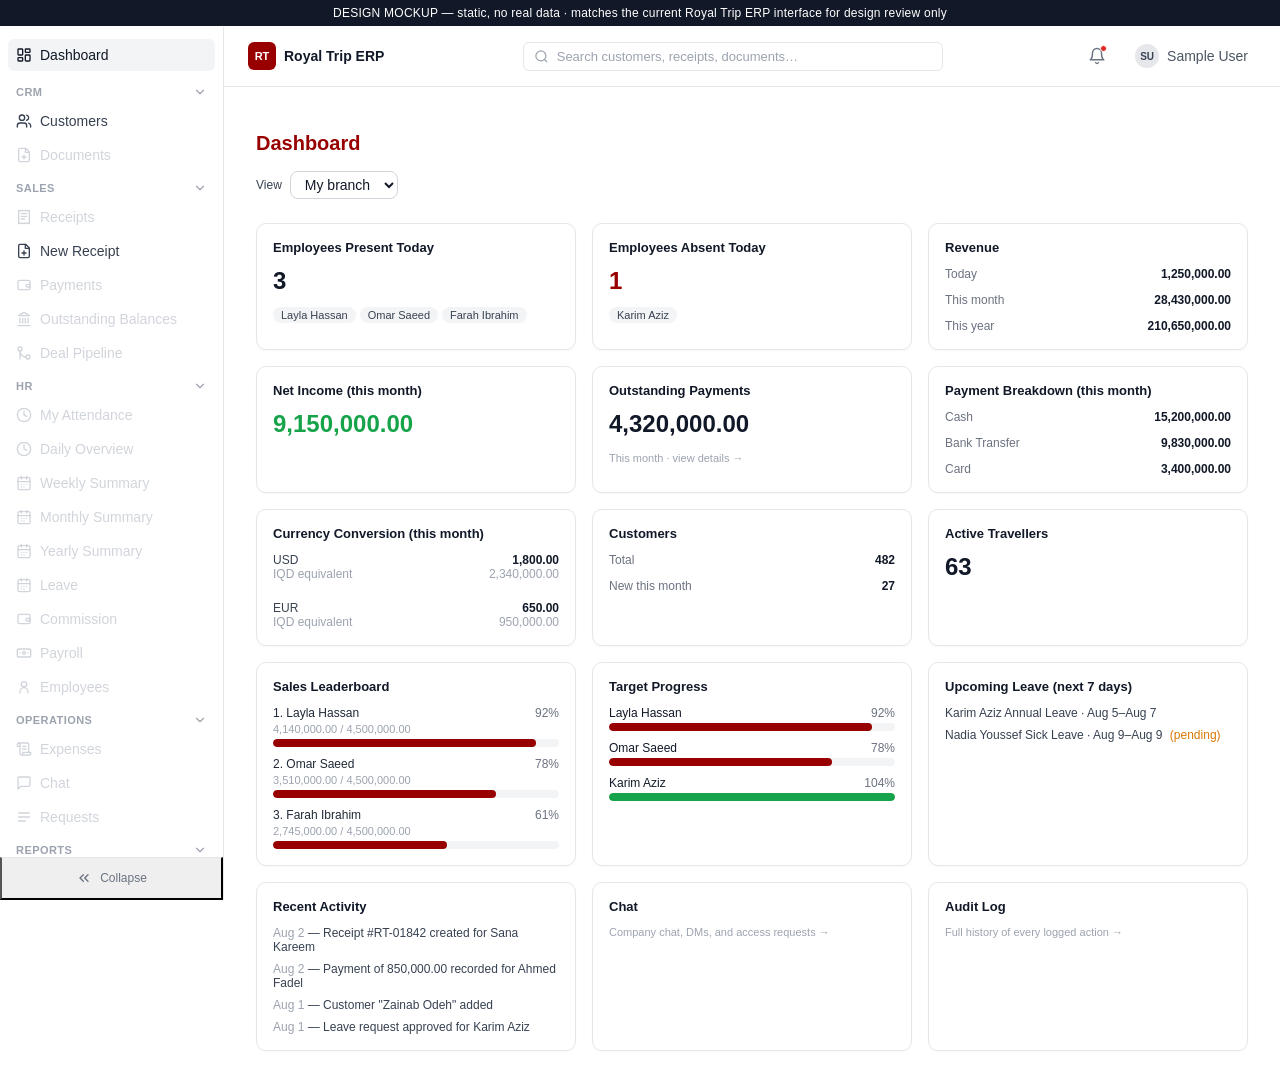
<file: index.html>
<!doctype html>
<html lang="en">
<head>
<meta charset="utf-8" />
<meta name="viewport" content="width=device-width, initial-scale=1" />
<title>Dashboard — Royal Trip ERP (Design Mockup)</title>
<link rel="stylesheet" href="styles.css" />
</head>
<body>

<svg style="display:none" aria-hidden="true">
  <symbol id="i-dashboard" viewBox="0 0 24 24"><rect width="7" height="9" x="3" y="3" rx="1"/><rect width="7" height="5" x="14" y="3" rx="1"/><rect width="7" height="9" x="14" y="12" rx="1"/><rect width="7" height="5" x="3" y="16" rx="1"/></symbol>
  <symbol id="i-users" viewBox="0 0 24 24"><path d="M16 21v-2a4 4 0 0 0-4-4H6a4 4 0 0 0-4 4v2"/><circle cx="9" cy="7" r="4"/><path d="M22 21v-2a4 4 0 0 0-3-3.87"/><path d="M16 3.13a4 4 0 0 1 0 7.75"/></symbol>
  <symbol id="i-user" viewBox="0 0 24 24"><circle cx="12" cy="8" r="4"/><path d="M6 21v-2a6 6 0 0 1 12 0v2"/></symbol>
  <symbol id="i-receipt" viewBox="0 0 24 24"><path d="M4 2v20l2-1 2 1 2-1 2 1 2-1 2 1 2-1 2 1V2l-2 1-2-1-2 1-2-1-2 1-2-1-2 1Z"/><path d="M8 7h8"/><path d="M8 11h8"/><path d="M8 15h5"/></symbol>
  <symbol id="i-file-plus" viewBox="0 0 24 24"><path d="M14.5 2H6a2 2 0 0 0-2 2v16a2 2 0 0 0 2 2h12a2 2 0 0 0 2-2V7.5L14.5 2z"/><path d="M14 2v6h6"/><path d="M12 12v6"/><path d="M9 15h6"/></symbol>
  <symbol id="i-landmark" viewBox="0 0 24 24"><line x1="3" x2="21" y1="22" y2="22"/><line x1="6" x2="6" y1="18" y2="11"/><line x1="10" x2="10" y1="18" y2="11"/><line x1="14" x2="14" y1="18" y2="11"/><line x1="18" x2="18" y1="18" y2="11"/><polygon points="12 2 20 7 4 7"/></symbol>
  <symbol id="i-git-merge" viewBox="0 0 24 24"><circle cx="18" cy="18" r="3"/><circle cx="6" cy="6" r="3"/><path d="M6 21V9a9 9 0 0 0 9 9"/></symbol>
  <symbol id="i-clock" viewBox="0 0 24 24"><circle cx="12" cy="12" r="10"/><path d="M12 6v6l4 2"/></symbol>
  <symbol id="i-calendar" viewBox="0 0 24 24"><rect width="18" height="18" x="3" y="4" rx="2"/><path d="M16 2v4"/><path d="M8 2v4"/><path d="M3 10h18"/><path d="M8 14h.01"/><path d="M12 14h.01"/><path d="M16 14h.01"/><path d="M8 18h.01"/><path d="M12 18h.01"/></symbol>
  <symbol id="i-wallet" viewBox="0 0 24 24"><path d="M21 12V7a2 2 0 0 0-2-2H5a2 2 0 0 0-2 2v10a2 2 0 0 0 2 2h14a2 2 0 0 0 2-2v-5"/><path d="M21 12a1 1 0 0 0-1-1h-3a2 2 0 0 0 0 4h3a1 1 0 0 0 1-1z"/></symbol>
  <symbol id="i-banknote" viewBox="0 0 24 24"><rect width="20" height="12" x="2" y="6" rx="2"/><circle cx="12" cy="12" r="2"/><path d="M6 12h.01M18 12h.01"/></symbol>
  <symbol id="i-scroll" viewBox="0 0 24 24"><path d="M8 21h12a2 2 0 0 0 2-2v-2H10v2a2 2 0 1 1-4 0V5a2 2 0 1 0-4 0v3h4"/><path d="M19 17V5a2 2 0 0 0-2-2H4"/><path d="M15 8h-5"/><path d="M15 12h-5"/></symbol>
  <symbol id="i-message" viewBox="0 0 24 24"><path d="M21 15a2 2 0 0 1-2 2H7l-4 4V5a2 2 0 0 1 2-2h14a2 2 0 0 1 2 2z"/></symbol>
  <symbol id="i-list" viewBox="0 0 24 24"><path d="M4 6h16"/><path d="M4 12h16"/><path d="M4 18h10"/></symbol>
  <symbol id="i-bar-chart" viewBox="0 0 24 24"><path d="M3 3v18h18"/><path d="M18 17V9"/><path d="M13 17V5"/><path d="M8 17v-3"/></symbol>
  <symbol id="i-settings" viewBox="0 0 24 24"><circle cx="12" cy="12" r="3"/><path d="M19.4 15a1.65 1.65 0 0 0 .33 1.82l.06.06a2 2 0 1 1-2.83 2.83l-.06-.06a1.65 1.65 0 0 0-1.82-.33 1.65 1.65 0 0 0-1 1.51V21a2 2 0 0 1-4 0v-.09A1.65 1.65 0 0 0 9 19.4a1.65 1.65 0 0 0-1.82.33l-.06.06a2 2 0 1 1-2.83-2.83l.06-.06a1.65 1.65 0 0 0 .33-1.82 1.65 1.65 0 0 0-1.51-1H3a2 2 0 0 1 0-4h.09A1.65 1.65 0 0 0 4.6 9a1.65 1.65 0 0 0-.33-1.82l-.06-.06a2 2 0 1 1 2.83-2.83l.06.06a1.65 1.65 0 0 0 1.82.33H9a1.65 1.65 0 0 0 1-1.51V3a2 2 0 0 1 4 0v.09a1.65 1.65 0 0 0 1 1.51 1.65 1.65 0 0 0 1.82-.33l.06-.06a2 2 0 1 1 2.83 2.83l-.06.06a1.65 1.65 0 0 0-.33 1.82V9a1.65 1.65 0 0 0 1.51 1H21a2 2 0 0 1 0 4h-.09a1.65 1.65 0 0 0-1.51 1z"/></symbol>
  <symbol id="i-terminal" viewBox="0 0 24 24"><polyline points="4 17 10 11 4 5"/><line x1="12" x2="20" y1="19" y2="19"/></symbol>
  <symbol id="i-chevron-down" viewBox="0 0 24 24"><path d="m6 9 6 6 6-6"/></symbol>
  <symbol id="i-chevrons-left" viewBox="0 0 24 24"><path d="m11 17-5-5 5-5"/><path d="m18 17-5-5 5-5"/></symbol>
  <symbol id="i-menu" viewBox="0 0 24 24"><line x1="4" x2="20" y1="6" y2="6"/><line x1="4" x2="20" y1="12" y2="12"/><line x1="4" x2="20" y1="18" y2="18"/></symbol>
  <symbol id="i-plus" viewBox="0 0 24 24"><path d="M5 12h14"/><path d="M12 5v14"/></symbol>
  <symbol id="i-arrow-left" viewBox="0 0 24 24"><path d="m12 19-7-7 7-7"/><path d="M19 12H5"/></symbol>
  <symbol id="i-x" viewBox="0 0 24 24"><path d="M18 6 6 18"/><path d="m6 6 12 12"/></symbol>
  <symbol id="i-search" viewBox="0 0 24 24"><circle cx="11" cy="11" r="8"/><path d="m21 21-4.3-4.3"/></symbol>
  <symbol id="i-bell" viewBox="0 0 24 24"><path d="M6 8a6 6 0 0 1 12 0c0 7 3 9 3 9H3s3-2 3-9"/><path d="M10.3 21a1.94 1.94 0 0 0 3.4 0"/></symbol>
</svg>

<div class="mockup-banner">
  DESIGN MOCKUP — static, no real data · matches the current Royal Trip ERP interface for design review only
</div>

<div class="app-shell" id="app-shell">
  <div class="sidebar-overlay" id="sidebar-overlay"></div>
  <aside class="sidebar">
    <nav class="sidebar-nav">
      <a href="index.html" class="sidebar-link active">
        <svg class="nav-icon"><use href="#i-dashboard"/></svg>
        <span>Dashboard</span>
      </a>

      <div class="nav-group">
        <div class="nav-group-label"><span>CRM</span><svg><use href="#i-chevron-down"/></svg></div>
        <div class="nav-group-links">
          <a href="customers.html" class="sidebar-link"><svg class="nav-icon"><use href="#i-users"/></svg><span>Customers</span></a>
          <a href="#" class="sidebar-link disabled"><svg class="nav-icon"><use href="#i-file-plus"/></svg><span>Documents</span></a>
        </div>
      </div>

      <div class="nav-group">
        <div class="nav-group-label"><span>Sales</span><svg><use href="#i-chevron-down"/></svg></div>
        <div class="nav-group-links">
          <a href="#" class="sidebar-link disabled"><svg class="nav-icon"><use href="#i-receipt"/></svg><span>Receipts</span></a>
          <a href="new-receipt.html" class="sidebar-link"><svg class="nav-icon"><use href="#i-file-plus"/></svg><span>New Receipt</span></a>
          <a href="#" class="sidebar-link disabled"><svg class="nav-icon"><use href="#i-wallet"/></svg><span>Payments</span></a>
          <a href="#" class="sidebar-link disabled"><svg class="nav-icon"><use href="#i-landmark"/></svg><span>Outstanding Balances</span></a>
          <a href="#" class="sidebar-link disabled"><svg class="nav-icon"><use href="#i-git-merge"/></svg><span>Deal Pipeline</span></a>
        </div>
      </div>

      <div class="nav-group">
        <div class="nav-group-label"><span>HR</span><svg><use href="#i-chevron-down"/></svg></div>
        <div class="nav-group-links">
          <a href="#" class="sidebar-link disabled"><svg class="nav-icon"><use href="#i-clock"/></svg><span>My Attendance</span></a>
          <a href="#" class="sidebar-link disabled"><svg class="nav-icon"><use href="#i-clock"/></svg><span>Daily Overview</span></a>
          <a href="#" class="sidebar-link disabled"><svg class="nav-icon"><use href="#i-calendar"/></svg><span>Weekly Summary</span></a>
          <a href="#" class="sidebar-link disabled"><svg class="nav-icon"><use href="#i-calendar"/></svg><span>Monthly Summary</span></a>
          <a href="#" class="sidebar-link disabled"><svg class="nav-icon"><use href="#i-calendar"/></svg><span>Yearly Summary</span></a>
          <a href="#" class="sidebar-link disabled"><svg class="nav-icon"><use href="#i-calendar"/></svg><span>Leave</span></a>
          <a href="#" class="sidebar-link disabled"><svg class="nav-icon"><use href="#i-wallet"/></svg><span>Commission</span></a>
          <a href="#" class="sidebar-link disabled"><svg class="nav-icon"><use href="#i-banknote"/></svg><span>Payroll</span></a>
          <a href="#" class="sidebar-link disabled"><svg class="nav-icon"><use href="#i-user"/></svg><span>Employees</span></a>
        </div>
      </div>

      <div class="nav-group">
        <div class="nav-group-label"><span>Operations</span><svg><use href="#i-chevron-down"/></svg></div>
        <div class="nav-group-links">
          <a href="#" class="sidebar-link disabled"><svg class="nav-icon"><use href="#i-scroll"/></svg><span>Expenses</span></a>
          <a href="#" class="sidebar-link disabled"><svg class="nav-icon"><use href="#i-message"/></svg><span>Chat</span></a>
          <a href="#" class="sidebar-link disabled"><svg class="nav-icon"><use href="#i-list"/></svg><span>Requests</span></a>
        </div>
      </div>

      <div class="nav-group">
        <div class="nav-group-label"><span>Reports</span><svg><use href="#i-chevron-down"/></svg></div>
        <div class="nav-group-links">
          <a href="#" class="sidebar-link disabled"><svg class="nav-icon"><use href="#i-bar-chart"/></svg><span>Reports</span></a>
        </div>
      </div>

      <div class="nav-group">
        <div class="nav-group-label"><span>Admin</span><svg><use href="#i-chevron-down"/></svg></div>
        <div class="nav-group-links">
          <a href="settings.html" class="sidebar-link"><svg class="nav-icon"><use href="#i-settings"/></svg><span>Settings</span></a>
          <a href="#" class="sidebar-link disabled"><svg class="nav-icon"><use href="#i-scroll"/></svg><span>Audit Log</span></a>
        </div>
      </div>
    </nav>
    <button class="sidebar-footer" type="button">
      <svg class="nav-icon"><use href="#i-chevrons-left"/></svg>
      <span>Collapse</span>
    </button>
  </aside>

  <div class="content">
    <header class="header">
      <div class="header-brand">
        <button class="menu-toggle" id="menu-toggle" type="button" aria-label="Toggle menu"><svg><use href="#i-menu"/></svg></button>
        <div class="header-logo">RT</div>
        <span class="header-brand-name">Royal Trip ERP</span>
      </div>
      <div class="header-search">
        <div class="header-search-input">
          <svg><use href="#i-search"/></svg>
          <span>Search customers, receipts, documents…</span>
        </div>
      </div>
      <div class="header-actions">
        <div class="icon-btn"><svg><use href="#i-bell"/></svg><span class="dot"></span></div>
        <div class="user-menu">
          <div class="avatar">SU</div>
          <span>Sample User</span>
        </div>
      </div>
    </header>

    <main class="page">
      <h1 class="page-title page-title-red">Dashboard</h1>

      <div class="toolbar" style="margin-top:16px;margin-bottom:0;">
        <label class="field-label" style="font-size:12px;">View</label>
        <select class="select-input" style="width:auto;height:28px;">
          <option>My branch</option>
        </select>
      </div>

      <div class="card-grid">

        <div class="card">
          <div class="card-title">Employees Present Today</div>
          <div class="big-stat">3</div>
          <div class="chip-row">
            <span class="chip">Layla Hassan</span>
            <span class="chip">Omar Saeed</span>
            <span class="chip">Farah Ibrahim</span>
          </div>
        </div>

        <div class="card">
          <div class="card-title">Employees Absent Today</div>
          <div class="big-stat big-stat-red">1</div>
          <div class="chip-row">
            <span class="chip">Karim Aziz</span>
          </div>
        </div>

        <div class="card">
          <div class="card-title">Revenue</div>
          <div class="stat-row"><span class="stat-label">Today</span><span class="stat-value">1,250,000.00</span></div>
          <div class="stat-row"><span class="stat-label">This month</span><span class="stat-value">28,430,000.00</span></div>
          <div class="stat-row"><span class="stat-label">This year</span><span class="stat-value">210,650,000.00</span></div>
        </div>

        <div class="card">
          <div class="card-title">Net Income (this month)</div>
          <div class="big-stat big-stat-green">9,150,000.00</div>
        </div>

        <a class="card" href="#">
          <div class="card-title">Outstanding Payments</div>
          <div class="big-stat">4,320,000.00</div>
          <div class="hint">This month · view details →</div>
        </a>

        <div class="card">
          <div class="card-title">Payment Breakdown (this month)</div>
          <div class="stat-row"><span class="stat-label">Cash</span><span class="stat-value">15,200,000.00</span></div>
          <div class="stat-row"><span class="stat-label">Bank Transfer</span><span class="stat-value">9,830,000.00</span></div>
          <div class="stat-row"><span class="stat-label">Card</span><span class="stat-value">3,400,000.00</span></div>
        </div>

        <div class="card">
          <div class="card-title">Currency Conversion (this month)</div>
          <div style="font-size:12px;">
            <div class="stat-row"><span style="font-weight:500;color:var(--gray-700);">USD</span><span class="stat-value">1,800.00</span></div>
            <div class="stat-row" style="color:var(--gray-400);"><span>IQD equivalent</span><span>2,340,000.00</span></div>
          </div>
          <div style="font-size:12px;margin-top:8px;">
            <div class="stat-row"><span style="font-weight:500;color:var(--gray-700);">EUR</span><span class="stat-value">650.00</span></div>
            <div class="stat-row" style="color:var(--gray-400);"><span>IQD equivalent</span><span>950,000.00</span></div>
          </div>
        </div>

        <div class="card">
          <div class="card-title">Customers</div>
          <div class="stat-row"><span class="stat-label">Total</span><span class="stat-value">482</span></div>
          <div class="stat-row"><span class="stat-label">New this month</span><span class="stat-value">27</span></div>
        </div>

        <div class="card">
          <div class="card-title">Active Travellers</div>
          <div class="big-stat">63</div>
        </div>

        <div class="card">
          <div class="card-title">Sales Leaderboard</div>
          <div>
            <div class="leaderboard-item">
              <div class="leaderboard-row"><span class="leaderboard-name">1. Layla Hassan</span><span class="leaderboard-pct">92%</span></div>
              <div class="leaderboard-amount">4,140,000.00 / 4,500,000.00</div>
              <div class="progress-track"><div class="progress-fill" style="width:92%"></div></div>
            </div>
            <div class="leaderboard-item">
              <div class="leaderboard-row"><span class="leaderboard-name">2. Omar Saeed</span><span class="leaderboard-pct">78%</span></div>
              <div class="leaderboard-amount">3,510,000.00 / 4,500,000.00</div>
              <div class="progress-track"><div class="progress-fill" style="width:78%"></div></div>
            </div>
            <div class="leaderboard-item">
              <div class="leaderboard-row"><span class="leaderboard-name">3. Farah Ibrahim</span><span class="leaderboard-pct">61%</span></div>
              <div class="leaderboard-amount">2,745,000.00 / 4,500,000.00</div>
              <div class="progress-track"><div class="progress-fill" style="width:61%"></div></div>
            </div>
          </div>
        </div>

        <div class="card">
          <div class="card-title">Target Progress</div>
          <div>
            <div class="progress-item">
              <div class="progress-row"><span>Layla Hassan</span><span class="leaderboard-pct">92%</span></div>
              <div class="progress-track"><div class="progress-fill" style="width:92%"></div></div>
            </div>
            <div class="progress-item">
              <div class="progress-row"><span>Omar Saeed</span><span class="leaderboard-pct">78%</span></div>
              <div class="progress-track"><div class="progress-fill" style="width:78%"></div></div>
            </div>
            <div class="progress-item">
              <div class="progress-row"><span>Karim Aziz</span><span class="leaderboard-pct">104%</span></div>
              <div class="progress-track"><div class="progress-fill reached" style="width:100%"></div></div>
            </div>
          </div>
        </div>

        <div class="card">
          <div class="card-title">Upcoming Leave (next 7 days)</div>
          <ul class="leave-list" style="list-style:none;padding:0;margin:0;">
            <li><span style="font-weight:500;">Karim Aziz</span> Annual Leave · Aug 5–Aug 7</li>
            <li><span style="font-weight:500;">Nadia Youssef</span> Sick Leave · Aug 9–Aug 9 <span class="pending-tag">(pending)</span></li>
          </ul>
        </div>

        <div class="card">
          <div class="card-title">Recent Activity</div>
          <ul class="activity-list" style="list-style:none;padding:0;margin:0;">
            <li><span class="activity-date">Aug 2</span> — Receipt #RT-01842 created for Sana Kareem</li>
            <li><span class="activity-date">Aug 2</span> — Payment of 850,000.00 recorded for Ahmed Fadel</li>
            <li><span class="activity-date">Aug 1</span> — Customer "Zainab Odeh" added</li>
            <li><span class="activity-date">Aug 1</span> — Leave request approved for Karim Aziz</li>
          </ul>
        </div>

        <a class="card" href="#">
          <div class="card-title">Chat</div>
          <div class="hint" style="margin-top:0;">Company chat, DMs, and access requests →</div>
        </a>

        <a class="card" href="#">
          <div class="card-title">Audit Log</div>
          <div class="hint" style="margin-top:0;">Full history of every logged action →</div>
        </a>

      </div>
    </main>
  </div>
</div>

  <script>
    var shell = document.getElementById("app-shell");
    var toggle = document.getElementById("menu-toggle");
    var overlay = document.getElementById("sidebar-overlay");
    function closeNav() { shell.classList.remove("nav-open"); }
    if (toggle) toggle.addEventListener("click", function () { shell.classList.toggle("nav-open"); });
    if (overlay) overlay.addEventListener("click", closeNav);
  </script>
</body>
</html>
</file>
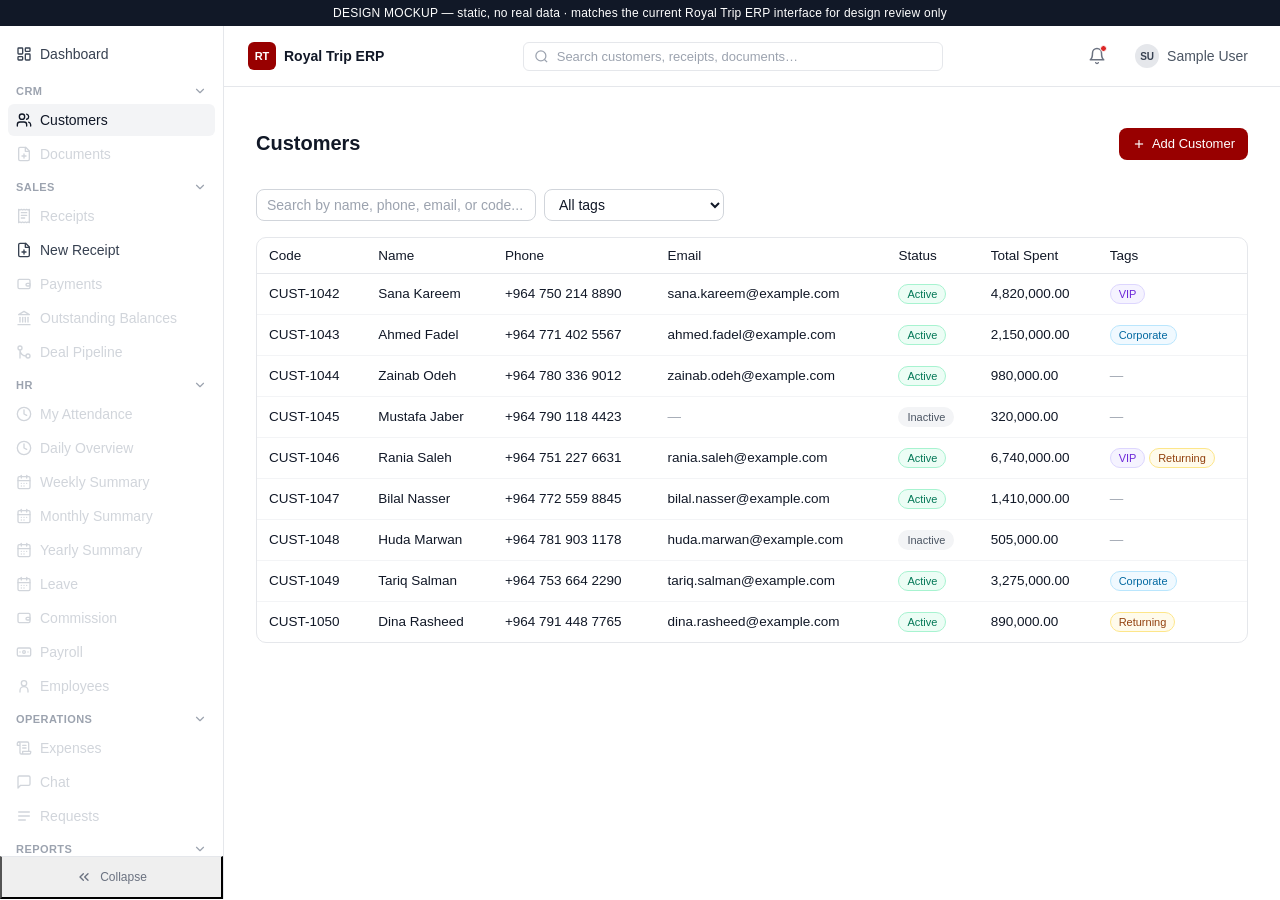
<file: customers.html>
<!doctype html>
<html lang="en">
<head>
<meta charset="utf-8" />
<meta name="viewport" content="width=device-width, initial-scale=1" />
<title>Customers — Royal Trip ERP (Design Mockup)</title>
<link rel="stylesheet" href="styles.css" />
</head>
<body>

<svg style="display:none" aria-hidden="true">
  <symbol id="i-dashboard" viewBox="0 0 24 24"><rect width="7" height="9" x="3" y="3" rx="1"/><rect width="7" height="5" x="14" y="3" rx="1"/><rect width="7" height="9" x="14" y="12" rx="1"/><rect width="7" height="5" x="3" y="16" rx="1"/></symbol>
  <symbol id="i-users" viewBox="0 0 24 24"><path d="M16 21v-2a4 4 0 0 0-4-4H6a4 4 0 0 0-4 4v2"/><circle cx="9" cy="7" r="4"/><path d="M22 21v-2a4 4 0 0 0-3-3.87"/><path d="M16 3.13a4 4 0 0 1 0 7.75"/></symbol>
  <symbol id="i-user" viewBox="0 0 24 24"><circle cx="12" cy="8" r="4"/><path d="M6 21v-2a6 6 0 0 1 12 0v2"/></symbol>
  <symbol id="i-receipt" viewBox="0 0 24 24"><path d="M4 2v20l2-1 2 1 2-1 2 1 2-1 2 1 2-1 2 1V2l-2 1-2-1-2 1-2-1-2 1-2-1-2 1Z"/><path d="M8 7h8"/><path d="M8 11h8"/><path d="M8 15h5"/></symbol>
  <symbol id="i-file-plus" viewBox="0 0 24 24"><path d="M14.5 2H6a2 2 0 0 0-2 2v16a2 2 0 0 0 2 2h12a2 2 0 0 0 2-2V7.5L14.5 2z"/><path d="M14 2v6h6"/><path d="M12 12v6"/><path d="M9 15h6"/></symbol>
  <symbol id="i-landmark" viewBox="0 0 24 24"><line x1="3" x2="21" y1="22" y2="22"/><line x1="6" x2="6" y1="18" y2="11"/><line x1="10" x2="10" y1="18" y2="11"/><line x1="14" x2="14" y1="18" y2="11"/><line x1="18" x2="18" y1="18" y2="11"/><polygon points="12 2 20 7 4 7"/></symbol>
  <symbol id="i-git-merge" viewBox="0 0 24 24"><circle cx="18" cy="18" r="3"/><circle cx="6" cy="6" r="3"/><path d="M6 21V9a9 9 0 0 0 9 9"/></symbol>
  <symbol id="i-clock" viewBox="0 0 24 24"><circle cx="12" cy="12" r="10"/><path d="M12 6v6l4 2"/></symbol>
  <symbol id="i-calendar" viewBox="0 0 24 24"><rect width="18" height="18" x="3" y="4" rx="2"/><path d="M16 2v4"/><path d="M8 2v4"/><path d="M3 10h18"/><path d="M8 14h.01"/><path d="M12 14h.01"/><path d="M16 14h.01"/><path d="M8 18h.01"/><path d="M12 18h.01"/></symbol>
  <symbol id="i-wallet" viewBox="0 0 24 24"><path d="M21 12V7a2 2 0 0 0-2-2H5a2 2 0 0 0-2 2v10a2 2 0 0 0 2 2h14a2 2 0 0 0 2-2v-5"/><path d="M21 12a1 1 0 0 0-1-1h-3a2 2 0 0 0 0 4h3a1 1 0 0 0 1-1z"/></symbol>
  <symbol id="i-banknote" viewBox="0 0 24 24"><rect width="20" height="12" x="2" y="6" rx="2"/><circle cx="12" cy="12" r="2"/><path d="M6 12h.01M18 12h.01"/></symbol>
  <symbol id="i-scroll" viewBox="0 0 24 24"><path d="M8 21h12a2 2 0 0 0 2-2v-2H10v2a2 2 0 1 1-4 0V5a2 2 0 1 0-4 0v3h4"/><path d="M19 17V5a2 2 0 0 0-2-2H4"/><path d="M15 8h-5"/><path d="M15 12h-5"/></symbol>
  <symbol id="i-message" viewBox="0 0 24 24"><path d="M21 15a2 2 0 0 1-2 2H7l-4 4V5a2 2 0 0 1 2-2h14a2 2 0 0 1 2 2z"/></symbol>
  <symbol id="i-list" viewBox="0 0 24 24"><path d="M4 6h16"/><path d="M4 12h16"/><path d="M4 18h10"/></symbol>
  <symbol id="i-bar-chart" viewBox="0 0 24 24"><path d="M3 3v18h18"/><path d="M18 17V9"/><path d="M13 17V5"/><path d="M8 17v-3"/></symbol>
  <symbol id="i-settings" viewBox="0 0 24 24"><circle cx="12" cy="12" r="3"/><path d="M19.4 15a1.65 1.65 0 0 0 .33 1.82l.06.06a2 2 0 1 1-2.83 2.83l-.06-.06a1.65 1.65 0 0 0-1.82-.33 1.65 1.65 0 0 0-1 1.51V21a2 2 0 0 1-4 0v-.09A1.65 1.65 0 0 0 9 19.4a1.65 1.65 0 0 0-1.82.33l-.06.06a2 2 0 1 1-2.83-2.83l.06-.06a1.65 1.65 0 0 0 .33-1.82 1.65 1.65 0 0 0-1.51-1H3a2 2 0 0 1 0-4h.09A1.65 1.65 0 0 0 4.6 9a1.65 1.65 0 0 0-.33-1.82l-.06-.06a2 2 0 1 1 2.83-2.83l.06.06a1.65 1.65 0 0 0 1.82.33H9a1.65 1.65 0 0 0 1-1.51V3a2 2 0 0 1 4 0v.09a1.65 1.65 0 0 0 1 1.51 1.65 1.65 0 0 0 1.82-.33l.06-.06a2 2 0 1 1 2.83 2.83l-.06.06a1.65 1.65 0 0 0-.33 1.82V9a1.65 1.65 0 0 0 1.51 1H21a2 2 0 0 1 0 4h-.09a1.65 1.65 0 0 0-1.51 1z"/></symbol>
  <symbol id="i-terminal" viewBox="0 0 24 24"><polyline points="4 17 10 11 4 5"/><line x1="12" x2="20" y1="19" y2="19"/></symbol>
  <symbol id="i-chevron-down" viewBox="0 0 24 24"><path d="m6 9 6 6 6-6"/></symbol>
  <symbol id="i-chevrons-left" viewBox="0 0 24 24"><path d="m11 17-5-5 5-5"/><path d="m18 17-5-5 5-5"/></symbol>
  <symbol id="i-menu" viewBox="0 0 24 24"><line x1="4" x2="20" y1="6" y2="6"/><line x1="4" x2="20" y1="12" y2="12"/><line x1="4" x2="20" y1="18" y2="18"/></symbol>
  <symbol id="i-plus" viewBox="0 0 24 24"><path d="M5 12h14"/><path d="M12 5v14"/></symbol>
  <symbol id="i-arrow-left" viewBox="0 0 24 24"><path d="m12 19-7-7 7-7"/><path d="M19 12H5"/></symbol>
  <symbol id="i-x" viewBox="0 0 24 24"><path d="M18 6 6 18"/><path d="m6 6 12 12"/></symbol>
  <symbol id="i-search" viewBox="0 0 24 24"><circle cx="11" cy="11" r="8"/><path d="m21 21-4.3-4.3"/></symbol>
  <symbol id="i-bell" viewBox="0 0 24 24"><path d="M6 8a6 6 0 0 1 12 0c0 7 3 9 3 9H3s3-2 3-9"/><path d="M10.3 21a1.94 1.94 0 0 0 3.4 0"/></symbol>
</svg>

<div class="mockup-banner">
  DESIGN MOCKUP — static, no real data · matches the current Royal Trip ERP interface for design review only
</div>

<div class="app-shell" id="app-shell">
  <div class="sidebar-overlay" id="sidebar-overlay"></div>
  <aside class="sidebar">
    <nav class="sidebar-nav">
      <a href="index.html" class="sidebar-link">
        <svg class="nav-icon"><use href="#i-dashboard"/></svg>
        <span>Dashboard</span>
      </a>

      <div class="nav-group">
        <div class="nav-group-label"><span>CRM</span><svg><use href="#i-chevron-down"/></svg></div>
        <div class="nav-group-links">
          <a href="customers.html" class="sidebar-link active"><svg class="nav-icon"><use href="#i-users"/></svg><span>Customers</span></a>
          <a href="#" class="sidebar-link disabled"><svg class="nav-icon"><use href="#i-file-plus"/></svg><span>Documents</span></a>
        </div>
      </div>

      <div class="nav-group">
        <div class="nav-group-label"><span>Sales</span><svg><use href="#i-chevron-down"/></svg></div>
        <div class="nav-group-links">
          <a href="#" class="sidebar-link disabled"><svg class="nav-icon"><use href="#i-receipt"/></svg><span>Receipts</span></a>
          <a href="new-receipt.html" class="sidebar-link"><svg class="nav-icon"><use href="#i-file-plus"/></svg><span>New Receipt</span></a>
          <a href="#" class="sidebar-link disabled"><svg class="nav-icon"><use href="#i-wallet"/></svg><span>Payments</span></a>
          <a href="#" class="sidebar-link disabled"><svg class="nav-icon"><use href="#i-landmark"/></svg><span>Outstanding Balances</span></a>
          <a href="#" class="sidebar-link disabled"><svg class="nav-icon"><use href="#i-git-merge"/></svg><span>Deal Pipeline</span></a>
        </div>
      </div>

      <div class="nav-group">
        <div class="nav-group-label"><span>HR</span><svg><use href="#i-chevron-down"/></svg></div>
        <div class="nav-group-links">
          <a href="#" class="sidebar-link disabled"><svg class="nav-icon"><use href="#i-clock"/></svg><span>My Attendance</span></a>
          <a href="#" class="sidebar-link disabled"><svg class="nav-icon"><use href="#i-clock"/></svg><span>Daily Overview</span></a>
          <a href="#" class="sidebar-link disabled"><svg class="nav-icon"><use href="#i-calendar"/></svg><span>Weekly Summary</span></a>
          <a href="#" class="sidebar-link disabled"><svg class="nav-icon"><use href="#i-calendar"/></svg><span>Monthly Summary</span></a>
          <a href="#" class="sidebar-link disabled"><svg class="nav-icon"><use href="#i-calendar"/></svg><span>Yearly Summary</span></a>
          <a href="#" class="sidebar-link disabled"><svg class="nav-icon"><use href="#i-calendar"/></svg><span>Leave</span></a>
          <a href="#" class="sidebar-link disabled"><svg class="nav-icon"><use href="#i-wallet"/></svg><span>Commission</span></a>
          <a href="#" class="sidebar-link disabled"><svg class="nav-icon"><use href="#i-banknote"/></svg><span>Payroll</span></a>
          <a href="#" class="sidebar-link disabled"><svg class="nav-icon"><use href="#i-user"/></svg><span>Employees</span></a>
        </div>
      </div>

      <div class="nav-group">
        <div class="nav-group-label"><span>Operations</span><svg><use href="#i-chevron-down"/></svg></div>
        <div class="nav-group-links">
          <a href="#" class="sidebar-link disabled"><svg class="nav-icon"><use href="#i-scroll"/></svg><span>Expenses</span></a>
          <a href="#" class="sidebar-link disabled"><svg class="nav-icon"><use href="#i-message"/></svg><span>Chat</span></a>
          <a href="#" class="sidebar-link disabled"><svg class="nav-icon"><use href="#i-list"/></svg><span>Requests</span></a>
        </div>
      </div>

      <div class="nav-group">
        <div class="nav-group-label"><span>Reports</span><svg><use href="#i-chevron-down"/></svg></div>
        <div class="nav-group-links">
          <a href="#" class="sidebar-link disabled"><svg class="nav-icon"><use href="#i-bar-chart"/></svg><span>Reports</span></a>
        </div>
      </div>

      <div class="nav-group">
        <div class="nav-group-label"><span>Admin</span><svg><use href="#i-chevron-down"/></svg></div>
        <div class="nav-group-links">
          <a href="settings.html" class="sidebar-link"><svg class="nav-icon"><use href="#i-settings"/></svg><span>Settings</span></a>
          <a href="#" class="sidebar-link disabled"><svg class="nav-icon"><use href="#i-scroll"/></svg><span>Audit Log</span></a>
        </div>
      </div>
    </nav>
    <button class="sidebar-footer" type="button">
      <svg class="nav-icon"><use href="#i-chevrons-left"/></svg>
      <span>Collapse</span>
    </button>
  </aside>

  <div class="content">
    <header class="header">
      <div class="header-brand">
        <button class="menu-toggle" id="menu-toggle" type="button" aria-label="Toggle menu"><svg><use href="#i-menu"/></svg></button>
        <div class="header-logo">RT</div>
        <span class="header-brand-name">Royal Trip ERP</span>
      </div>
      <div class="header-search">
        <div class="header-search-input">
          <svg><use href="#i-search"/></svg>
          <span>Search customers, receipts, documents…</span>
        </div>
      </div>
      <div class="header-actions">
        <div class="icon-btn"><svg><use href="#i-bell"/></svg><span class="dot"></span></div>
        <div class="user-menu">
          <div class="avatar">SU</div>
          <span>Sample User</span>
        </div>
      </div>
    </header>

    <main class="page">
      <div class="page-head-row">
        <h1 class="page-title">Customers</h1>
        <button class="btn" type="button"><svg><use href="#i-plus"/></svg>Add Customer</button>
      </div>

      <div class="toolbar">
        <input class="text-input" type="text" placeholder="Search by name, phone, email, or code..." />
        <select class="select-input">
          <option>All tags</option>
          <option>VIP</option>
          <option>Corporate</option>
          <option>Returning</option>
        </select>
      </div>

      <div class="table-wrap">
        <table class="data-table">
          <thead>
            <tr>
              <th>Code</th>
              <th>Name</th>
              <th>Phone</th>
              <th>Email</th>
              <th>Status</th>
              <th>Total Spent</th>
              <th>Tags</th>
            </tr>
          </thead>
          <tbody>
            <tr>
              <td class="cell-strong">CUST-1042</td>
              <td>Sana Kareem</td>
              <td>+964 750 214 8890</td>
              <td>sana.kareem@example.com</td>
              <td><span class="badge badge-active">Active</span></td>
              <td>4,820,000.00</td>
              <td><span class="badge badge-tag-vip">VIP</span></td>
            </tr>
            <tr>
              <td class="cell-strong">CUST-1043</td>
              <td>Ahmed Fadel</td>
              <td>+964 771 402 5567</td>
              <td>ahmed.fadel@example.com</td>
              <td><span class="badge badge-active">Active</span></td>
              <td>2,150,000.00</td>
              <td><span class="badge badge-tag-corporate">Corporate</span></td>
            </tr>
            <tr>
              <td class="cell-strong">CUST-1044</td>
              <td>Zainab Odeh</td>
              <td>+964 780 336 9012</td>
              <td>zainab.odeh@example.com</td>
              <td><span class="badge badge-active">Active</span></td>
              <td>980,000.00</td>
              <td class="cell-muted">—</td>
            </tr>
            <tr>
              <td class="cell-strong">CUST-1045</td>
              <td>Mustafa Jaber</td>
              <td>+964 790 118 4423</td>
              <td class="cell-muted">—</td>
              <td><span class="badge badge-inactive">Inactive</span></td>
              <td>320,000.00</td>
              <td class="cell-muted">—</td>
            </tr>
            <tr>
              <td class="cell-strong">CUST-1046</td>
              <td>Rania Saleh</td>
              <td>+964 751 227 6631</td>
              <td>rania.saleh@example.com</td>
              <td><span class="badge badge-active">Active</span></td>
              <td>6,740,000.00</td>
              <td>
                <span class="badge badge-tag-vip">VIP</span>
                <span class="badge badge-tag-returning">Returning</span>
              </td>
            </tr>
            <tr>
              <td class="cell-strong">CUST-1047</td>
              <td>Bilal Nasser</td>
              <td>+964 772 559 8845</td>
              <td>bilal.nasser@example.com</td>
              <td><span class="badge badge-active">Active</span></td>
              <td>1,410,000.00</td>
              <td class="cell-muted">—</td>
            </tr>
            <tr>
              <td class="cell-strong">CUST-1048</td>
              <td>Huda Marwan</td>
              <td>+964 781 903 1178</td>
              <td>huda.marwan@example.com</td>
              <td><span class="badge badge-inactive">Inactive</span></td>
              <td>505,000.00</td>
              <td class="cell-muted">—</td>
            </tr>
            <tr>
              <td class="cell-strong">CUST-1049</td>
              <td>Tariq Salman</td>
              <td>+964 753 664 2290</td>
              <td>tariq.salman@example.com</td>
              <td><span class="badge badge-active">Active</span></td>
              <td>3,275,000.00</td>
              <td><span class="badge badge-tag-corporate">Corporate</span></td>
            </tr>
            <tr>
              <td class="cell-strong">CUST-1050</td>
              <td>Dina Rasheed</td>
              <td>+964 791 448 7765</td>
              <td>dina.rasheed@example.com</td>
              <td><span class="badge badge-active">Active</span></td>
              <td>890,000.00</td>
              <td><span class="badge badge-tag-returning">Returning</span></td>
            </tr>
          </tbody>
        </table>
      </div>
    </main>
  </div>
</div>

  <script>
    var shell = document.getElementById("app-shell");
    var toggle = document.getElementById("menu-toggle");
    var overlay = document.getElementById("sidebar-overlay");
    function closeNav() { shell.classList.remove("nav-open"); }
    if (toggle) toggle.addEventListener("click", function () { shell.classList.toggle("nav-open"); });
    if (overlay) overlay.addEventListener("click", closeNav);
  </script>
</body>
</html>
</file>
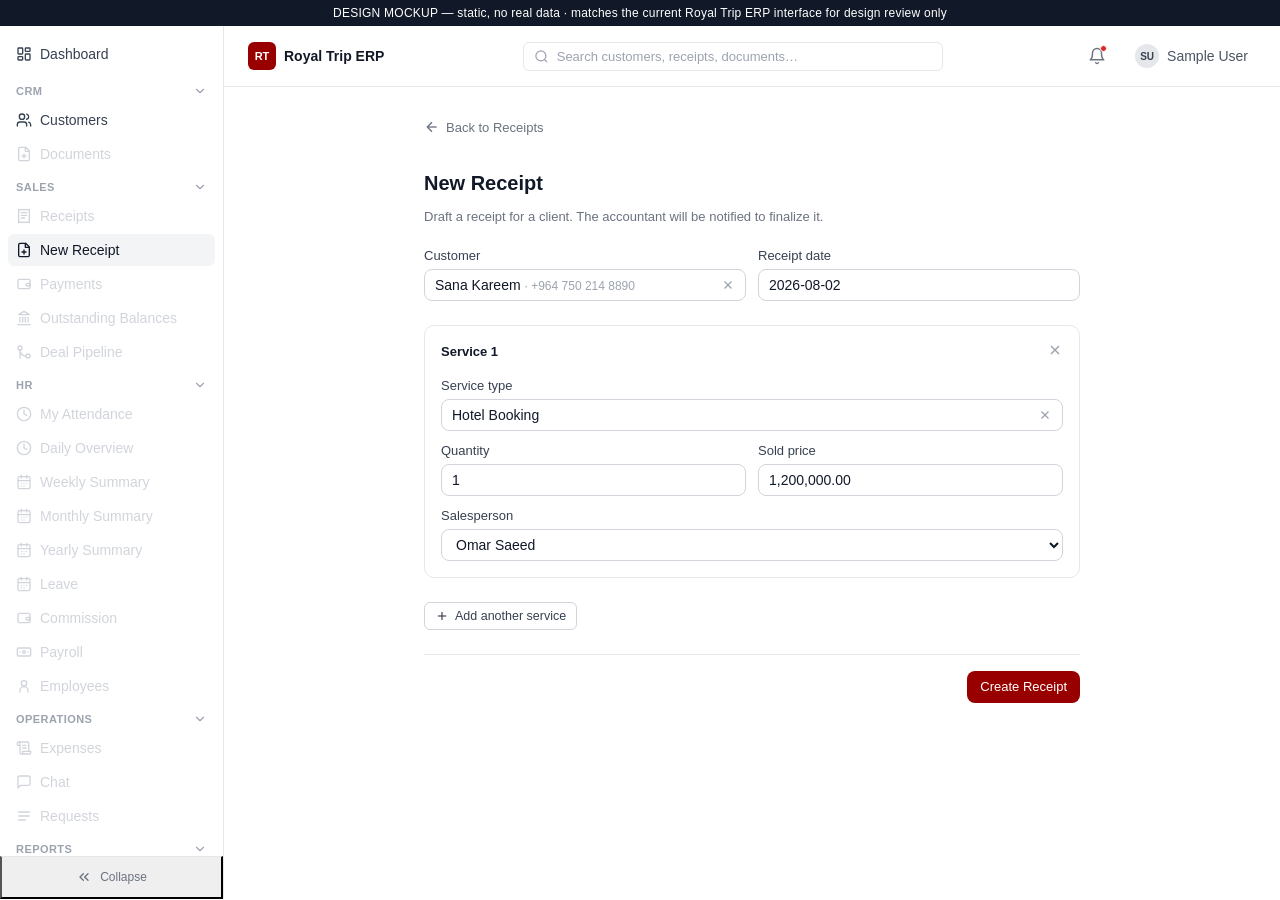
<file: new-receipt.html>
<!doctype html>
<html lang="en">
<head>
<meta charset="utf-8" />
<meta name="viewport" content="width=device-width, initial-scale=1" />
<title>New Receipt — Royal Trip ERP (Design Mockup)</title>
<link rel="stylesheet" href="styles.css" />
</head>
<body>

<svg style="display:none" aria-hidden="true">
  <symbol id="i-dashboard" viewBox="0 0 24 24"><rect width="7" height="9" x="3" y="3" rx="1"/><rect width="7" height="5" x="14" y="3" rx="1"/><rect width="7" height="9" x="14" y="12" rx="1"/><rect width="7" height="5" x="3" y="16" rx="1"/></symbol>
  <symbol id="i-users" viewBox="0 0 24 24"><path d="M16 21v-2a4 4 0 0 0-4-4H6a4 4 0 0 0-4 4v2"/><circle cx="9" cy="7" r="4"/><path d="M22 21v-2a4 4 0 0 0-3-3.87"/><path d="M16 3.13a4 4 0 0 1 0 7.75"/></symbol>
  <symbol id="i-user" viewBox="0 0 24 24"><circle cx="12" cy="8" r="4"/><path d="M6 21v-2a6 6 0 0 1 12 0v2"/></symbol>
  <symbol id="i-receipt" viewBox="0 0 24 24"><path d="M4 2v20l2-1 2 1 2-1 2 1 2-1 2 1 2-1 2 1V2l-2 1-2-1-2 1-2-1-2 1-2-1-2 1Z"/><path d="M8 7h8"/><path d="M8 11h8"/><path d="M8 15h5"/></symbol>
  <symbol id="i-file-plus" viewBox="0 0 24 24"><path d="M14.5 2H6a2 2 0 0 0-2 2v16a2 2 0 0 0 2 2h12a2 2 0 0 0 2-2V7.5L14.5 2z"/><path d="M14 2v6h6"/><path d="M12 12v6"/><path d="M9 15h6"/></symbol>
  <symbol id="i-landmark" viewBox="0 0 24 24"><line x1="3" x2="21" y1="22" y2="22"/><line x1="6" x2="6" y1="18" y2="11"/><line x1="10" x2="10" y1="18" y2="11"/><line x1="14" x2="14" y1="18" y2="11"/><line x1="18" x2="18" y1="18" y2="11"/><polygon points="12 2 20 7 4 7"/></symbol>
  <symbol id="i-git-merge" viewBox="0 0 24 24"><circle cx="18" cy="18" r="3"/><circle cx="6" cy="6" r="3"/><path d="M6 21V9a9 9 0 0 0 9 9"/></symbol>
  <symbol id="i-clock" viewBox="0 0 24 24"><circle cx="12" cy="12" r="10"/><path d="M12 6v6l4 2"/></symbol>
  <symbol id="i-calendar" viewBox="0 0 24 24"><rect width="18" height="18" x="3" y="4" rx="2"/><path d="M16 2v4"/><path d="M8 2v4"/><path d="M3 10h18"/><path d="M8 14h.01"/><path d="M12 14h.01"/><path d="M16 14h.01"/><path d="M8 18h.01"/><path d="M12 18h.01"/></symbol>
  <symbol id="i-wallet" viewBox="0 0 24 24"><path d="M21 12V7a2 2 0 0 0-2-2H5a2 2 0 0 0-2 2v10a2 2 0 0 0 2 2h14a2 2 0 0 0 2-2v-5"/><path d="M21 12a1 1 0 0 0-1-1h-3a2 2 0 0 0 0 4h3a1 1 0 0 0 1-1z"/></symbol>
  <symbol id="i-banknote" viewBox="0 0 24 24"><rect width="20" height="12" x="2" y="6" rx="2"/><circle cx="12" cy="12" r="2"/><path d="M6 12h.01M18 12h.01"/></symbol>
  <symbol id="i-scroll" viewBox="0 0 24 24"><path d="M8 21h12a2 2 0 0 0 2-2v-2H10v2a2 2 0 1 1-4 0V5a2 2 0 1 0-4 0v3h4"/><path d="M19 17V5a2 2 0 0 0-2-2H4"/><path d="M15 8h-5"/><path d="M15 12h-5"/></symbol>
  <symbol id="i-message" viewBox="0 0 24 24"><path d="M21 15a2 2 0 0 1-2 2H7l-4 4V5a2 2 0 0 1 2-2h14a2 2 0 0 1 2 2z"/></symbol>
  <symbol id="i-list" viewBox="0 0 24 24"><path d="M4 6h16"/><path d="M4 12h16"/><path d="M4 18h10"/></symbol>
  <symbol id="i-bar-chart" viewBox="0 0 24 24"><path d="M3 3v18h18"/><path d="M18 17V9"/><path d="M13 17V5"/><path d="M8 17v-3"/></symbol>
  <symbol id="i-settings" viewBox="0 0 24 24"><circle cx="12" cy="12" r="3"/><path d="M19.4 15a1.65 1.65 0 0 0 .33 1.82l.06.06a2 2 0 1 1-2.83 2.83l-.06-.06a1.65 1.65 0 0 0-1.82-.33 1.65 1.65 0 0 0-1 1.51V21a2 2 0 0 1-4 0v-.09A1.65 1.65 0 0 0 9 19.4a1.65 1.65 0 0 0-1.82.33l-.06.06a2 2 0 1 1-2.83-2.83l.06-.06a1.65 1.65 0 0 0 .33-1.82 1.65 1.65 0 0 0-1.51-1H3a2 2 0 0 1 0-4h.09A1.65 1.65 0 0 0 4.6 9a1.65 1.65 0 0 0-.33-1.82l-.06-.06a2 2 0 1 1 2.83-2.83l.06.06a1.65 1.65 0 0 0 1.82.33H9a1.65 1.65 0 0 0 1-1.51V3a2 2 0 0 1 4 0v.09a1.65 1.65 0 0 0 1 1.51 1.65 1.65 0 0 0 1.82-.33l.06-.06a2 2 0 1 1 2.83 2.83l-.06.06a1.65 1.65 0 0 0-.33 1.82V9a1.65 1.65 0 0 0 1.51 1H21a2 2 0 0 1 0 4h-.09a1.65 1.65 0 0 0-1.51 1z"/></symbol>
  <symbol id="i-terminal" viewBox="0 0 24 24"><polyline points="4 17 10 11 4 5"/><line x1="12" x2="20" y1="19" y2="19"/></symbol>
  <symbol id="i-chevron-down" viewBox="0 0 24 24"><path d="m6 9 6 6 6-6"/></symbol>
  <symbol id="i-chevrons-left" viewBox="0 0 24 24"><path d="m11 17-5-5 5-5"/><path d="m18 17-5-5 5-5"/></symbol>
  <symbol id="i-menu" viewBox="0 0 24 24"><line x1="4" x2="20" y1="6" y2="6"/><line x1="4" x2="20" y1="12" y2="12"/><line x1="4" x2="20" y1="18" y2="18"/></symbol>
  <symbol id="i-plus" viewBox="0 0 24 24"><path d="M5 12h14"/><path d="M12 5v14"/></symbol>
  <symbol id="i-arrow-left" viewBox="0 0 24 24"><path d="m12 19-7-7 7-7"/><path d="M19 12H5"/></symbol>
  <symbol id="i-x" viewBox="0 0 24 24"><path d="M18 6 6 18"/><path d="m6 6 12 12"/></symbol>
  <symbol id="i-search" viewBox="0 0 24 24"><circle cx="11" cy="11" r="8"/><path d="m21 21-4.3-4.3"/></symbol>
  <symbol id="i-bell" viewBox="0 0 24 24"><path d="M6 8a6 6 0 0 1 12 0c0 7 3 9 3 9H3s3-2 3-9"/><path d="M10.3 21a1.94 1.94 0 0 0 3.4 0"/></symbol>
</svg>

<div class="mockup-banner">
  DESIGN MOCKUP — static, no real data · matches the current Royal Trip ERP interface for design review only
</div>

<div class="app-shell" id="app-shell">
  <div class="sidebar-overlay" id="sidebar-overlay"></div>
  <aside class="sidebar">
    <nav class="sidebar-nav">
      <a href="index.html" class="sidebar-link">
        <svg class="nav-icon"><use href="#i-dashboard"/></svg>
        <span>Dashboard</span>
      </a>

      <div class="nav-group">
        <div class="nav-group-label"><span>CRM</span><svg><use href="#i-chevron-down"/></svg></div>
        <div class="nav-group-links">
          <a href="customers.html" class="sidebar-link"><svg class="nav-icon"><use href="#i-users"/></svg><span>Customers</span></a>
          <a href="#" class="sidebar-link disabled"><svg class="nav-icon"><use href="#i-file-plus"/></svg><span>Documents</span></a>
        </div>
      </div>

      <div class="nav-group">
        <div class="nav-group-label"><span>Sales</span><svg><use href="#i-chevron-down"/></svg></div>
        <div class="nav-group-links">
          <a href="#" class="sidebar-link disabled"><svg class="nav-icon"><use href="#i-receipt"/></svg><span>Receipts</span></a>
          <a href="new-receipt.html" class="sidebar-link active"><svg class="nav-icon"><use href="#i-file-plus"/></svg><span>New Receipt</span></a>
          <a href="#" class="sidebar-link disabled"><svg class="nav-icon"><use href="#i-wallet"/></svg><span>Payments</span></a>
          <a href="#" class="sidebar-link disabled"><svg class="nav-icon"><use href="#i-landmark"/></svg><span>Outstanding Balances</span></a>
          <a href="#" class="sidebar-link disabled"><svg class="nav-icon"><use href="#i-git-merge"/></svg><span>Deal Pipeline</span></a>
        </div>
      </div>

      <div class="nav-group">
        <div class="nav-group-label"><span>HR</span><svg><use href="#i-chevron-down"/></svg></div>
        <div class="nav-group-links">
          <a href="#" class="sidebar-link disabled"><svg class="nav-icon"><use href="#i-clock"/></svg><span>My Attendance</span></a>
          <a href="#" class="sidebar-link disabled"><svg class="nav-icon"><use href="#i-clock"/></svg><span>Daily Overview</span></a>
          <a href="#" class="sidebar-link disabled"><svg class="nav-icon"><use href="#i-calendar"/></svg><span>Weekly Summary</span></a>
          <a href="#" class="sidebar-link disabled"><svg class="nav-icon"><use href="#i-calendar"/></svg><span>Monthly Summary</span></a>
          <a href="#" class="sidebar-link disabled"><svg class="nav-icon"><use href="#i-calendar"/></svg><span>Yearly Summary</span></a>
          <a href="#" class="sidebar-link disabled"><svg class="nav-icon"><use href="#i-calendar"/></svg><span>Leave</span></a>
          <a href="#" class="sidebar-link disabled"><svg class="nav-icon"><use href="#i-wallet"/></svg><span>Commission</span></a>
          <a href="#" class="sidebar-link disabled"><svg class="nav-icon"><use href="#i-banknote"/></svg><span>Payroll</span></a>
          <a href="#" class="sidebar-link disabled"><svg class="nav-icon"><use href="#i-user"/></svg><span>Employees</span></a>
        </div>
      </div>

      <div class="nav-group">
        <div class="nav-group-label"><span>Operations</span><svg><use href="#i-chevron-down"/></svg></div>
        <div class="nav-group-links">
          <a href="#" class="sidebar-link disabled"><svg class="nav-icon"><use href="#i-scroll"/></svg><span>Expenses</span></a>
          <a href="#" class="sidebar-link disabled"><svg class="nav-icon"><use href="#i-message"/></svg><span>Chat</span></a>
          <a href="#" class="sidebar-link disabled"><svg class="nav-icon"><use href="#i-list"/></svg><span>Requests</span></a>
        </div>
      </div>

      <div class="nav-group">
        <div class="nav-group-label"><span>Reports</span><svg><use href="#i-chevron-down"/></svg></div>
        <div class="nav-group-links">
          <a href="#" class="sidebar-link disabled"><svg class="nav-icon"><use href="#i-bar-chart"/></svg><span>Reports</span></a>
        </div>
      </div>

      <div class="nav-group">
        <div class="nav-group-label"><span>Admin</span><svg><use href="#i-chevron-down"/></svg></div>
        <div class="nav-group-links">
          <a href="settings.html" class="sidebar-link"><svg class="nav-icon"><use href="#i-settings"/></svg><span>Settings</span></a>
          <a href="#" class="sidebar-link disabled"><svg class="nav-icon"><use href="#i-scroll"/></svg><span>Audit Log</span></a>
        </div>
      </div>
    </nav>
    <button class="sidebar-footer" type="button">
      <svg class="nav-icon"><use href="#i-chevrons-left"/></svg>
      <span>Collapse</span>
    </button>
  </aside>

  <div class="content">
    <header class="header">
      <div class="header-brand">
        <button class="menu-toggle" id="menu-toggle" type="button" aria-label="Toggle menu"><svg><use href="#i-menu"/></svg></button>
        <div class="header-logo">RT</div>
        <span class="header-brand-name">Royal Trip ERP</span>
      </div>
      <div class="header-search">
        <div class="header-search-input">
          <svg><use href="#i-search"/></svg>
          <span>Search customers, receipts, documents…</span>
        </div>
      </div>
      <div class="header-actions">
        <div class="icon-btn"><svg><use href="#i-bell"/></svg><span class="dot"></span></div>
        <div class="user-menu">
          <div class="avatar">SU</div>
          <span>Sample User</span>
        </div>
      </div>
    </header>

    <main class="page page-narrow">
      <a href="#" class="back-link">
        <svg><use href="#i-arrow-left"/></svg>
        Back to Receipts
      </a>

      <h1 class="page-title">New Receipt</h1>
      <p class="page-subtitle">Draft a receipt for a client. The accountant will be notified to finalize it.</p>

      <div style="margin-top:24px;display:flex;flex-direction:column;gap:24px;">

        <div class="form-grid">
          <div class="field">
            <label class="field-label">Customer</label>
            <div class="combobox-value">
              <span>Sana Kareem <span class="combobox-sub">· +964 750 214 8890</span></span>
              <svg><use href="#i-x"/></svg>
            </div>
          </div>
          <div class="field">
            <label class="field-label">Receipt date</label>
            <input class="text-input" type="text" value="2026-08-02" />
          </div>
        </div>

        <div class="service-card">
          <div class="service-card-head">
            <h3>Service 1</h3>
            <div style="color:var(--gray-400);"><svg style="width:16px;height:16px;stroke:currentColor;fill:none;stroke-width:2;"><use href="#i-x"/></svg></div>
          </div>

          <div class="form-grid">
            <div class="field" style="grid-column: span 2;">
              <label class="field-label">Service type</label>
              <div class="combobox-value">
                <span>Hotel Booking</span>
                <svg><use href="#i-x"/></svg>
              </div>
            </div>
            <div class="field">
              <label class="field-label">Quantity</label>
              <input class="text-input" type="text" value="1" />
            </div>
            <div class="field">
              <label class="field-label">Sold price</label>
              <input class="text-input" type="text" value="1,200,000.00" />
            </div>
            <div class="field" style="grid-column: span 2;">
              <label class="field-label">Salesperson</label>
              <select class="select-input">
                <option>Omar Saeed</option>
                <option>Layla Hassan</option>
                <option>Farah Ibrahim</option>
              </select>
            </div>
          </div>
        </div>

        <div>
          <button class="btn btn-outline btn-sm" type="button"><svg><use href="#i-plus"/></svg>Add another service</button>
        </div>

        <div style="display:flex;justify-content:flex-end;border-top:1px solid var(--gray-200);padding-top:16px;">
          <button class="btn" type="button">Create Receipt</button>
        </div>
      </div>
    </main>
  </div>
</div>

  <script>
    var shell = document.getElementById("app-shell");
    var toggle = document.getElementById("menu-toggle");
    var overlay = document.getElementById("sidebar-overlay");
    function closeNav() { shell.classList.remove("nav-open"); }
    if (toggle) toggle.addEventListener("click", function () { shell.classList.toggle("nav-open"); });
    if (overlay) overlay.addEventListener("click", closeNav);
  </script>
</body>
</html>
</file>
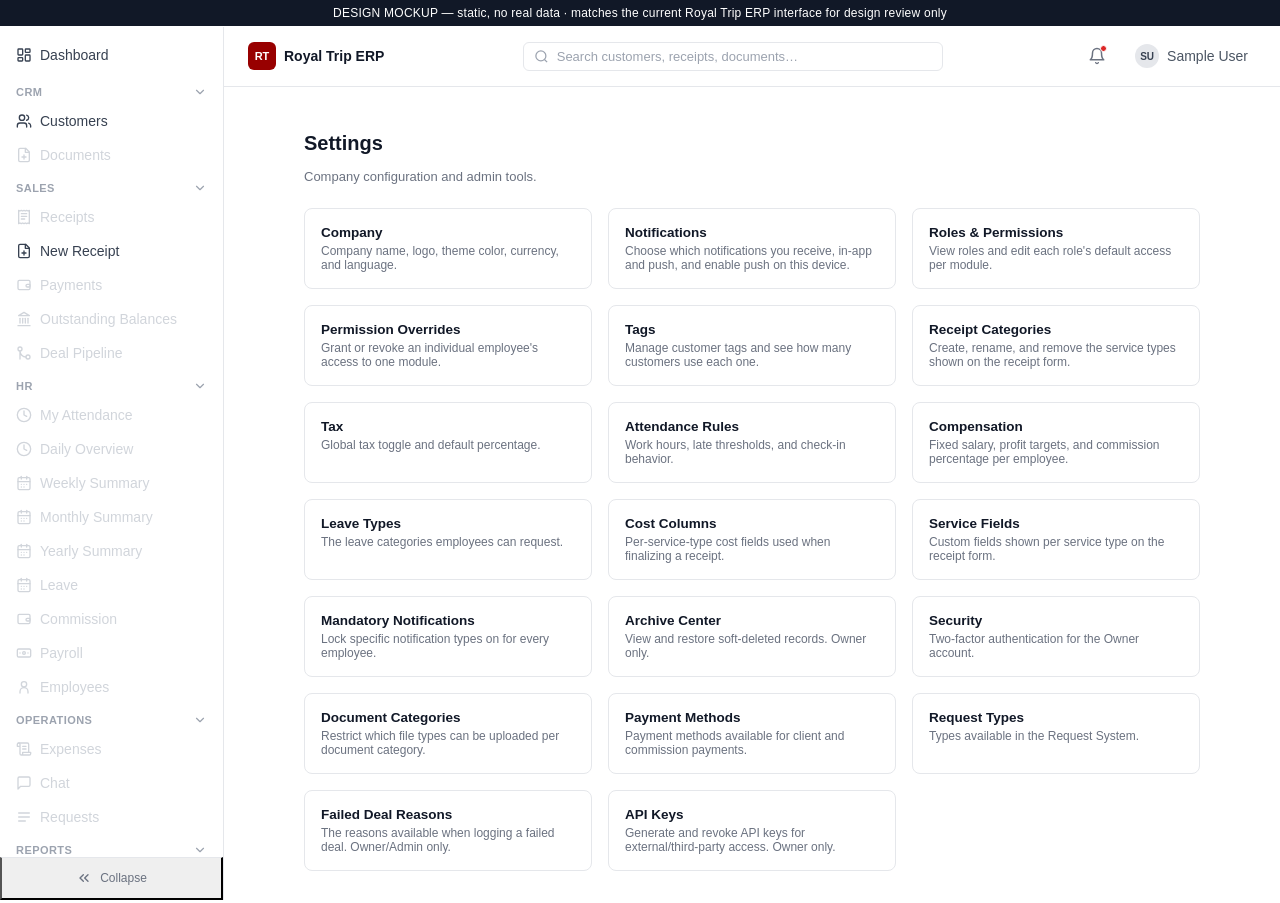
<file: settings.html>
<!doctype html>
<html lang="en">
<head>
<meta charset="utf-8" />
<meta name="viewport" content="width=device-width, initial-scale=1" />
<title>Settings — Royal Trip ERP (Design Mockup)</title>
<link rel="stylesheet" href="styles.css" />
</head>
<body>

<svg style="display:none" aria-hidden="true">
  <symbol id="i-dashboard" viewBox="0 0 24 24"><rect width="7" height="9" x="3" y="3" rx="1"/><rect width="7" height="5" x="14" y="3" rx="1"/><rect width="7" height="9" x="14" y="12" rx="1"/><rect width="7" height="5" x="3" y="16" rx="1"/></symbol>
  <symbol id="i-users" viewBox="0 0 24 24"><path d="M16 21v-2a4 4 0 0 0-4-4H6a4 4 0 0 0-4 4v2"/><circle cx="9" cy="7" r="4"/><path d="M22 21v-2a4 4 0 0 0-3-3.87"/><path d="M16 3.13a4 4 0 0 1 0 7.75"/></symbol>
  <symbol id="i-user" viewBox="0 0 24 24"><circle cx="12" cy="8" r="4"/><path d="M6 21v-2a6 6 0 0 1 12 0v2"/></symbol>
  <symbol id="i-receipt" viewBox="0 0 24 24"><path d="M4 2v20l2-1 2 1 2-1 2 1 2-1 2 1 2-1 2 1V2l-2 1-2-1-2 1-2-1-2 1-2-1-2 1Z"/><path d="M8 7h8"/><path d="M8 11h8"/><path d="M8 15h5"/></symbol>
  <symbol id="i-file-plus" viewBox="0 0 24 24"><path d="M14.5 2H6a2 2 0 0 0-2 2v16a2 2 0 0 0 2 2h12a2 2 0 0 0 2-2V7.5L14.5 2z"/><path d="M14 2v6h6"/><path d="M12 12v6"/><path d="M9 15h6"/></symbol>
  <symbol id="i-landmark" viewBox="0 0 24 24"><line x1="3" x2="21" y1="22" y2="22"/><line x1="6" x2="6" y1="18" y2="11"/><line x1="10" x2="10" y1="18" y2="11"/><line x1="14" x2="14" y1="18" y2="11"/><line x1="18" x2="18" y1="18" y2="11"/><polygon points="12 2 20 7 4 7"/></symbol>
  <symbol id="i-git-merge" viewBox="0 0 24 24"><circle cx="18" cy="18" r="3"/><circle cx="6" cy="6" r="3"/><path d="M6 21V9a9 9 0 0 0 9 9"/></symbol>
  <symbol id="i-clock" viewBox="0 0 24 24"><circle cx="12" cy="12" r="10"/><path d="M12 6v6l4 2"/></symbol>
  <symbol id="i-calendar" viewBox="0 0 24 24"><rect width="18" height="18" x="3" y="4" rx="2"/><path d="M16 2v4"/><path d="M8 2v4"/><path d="M3 10h18"/><path d="M8 14h.01"/><path d="M12 14h.01"/><path d="M16 14h.01"/><path d="M8 18h.01"/><path d="M12 18h.01"/></symbol>
  <symbol id="i-wallet" viewBox="0 0 24 24"><path d="M21 12V7a2 2 0 0 0-2-2H5a2 2 0 0 0-2 2v10a2 2 0 0 0 2 2h14a2 2 0 0 0 2-2v-5"/><path d="M21 12a1 1 0 0 0-1-1h-3a2 2 0 0 0 0 4h3a1 1 0 0 0 1-1z"/></symbol>
  <symbol id="i-banknote" viewBox="0 0 24 24"><rect width="20" height="12" x="2" y="6" rx="2"/><circle cx="12" cy="12" r="2"/><path d="M6 12h.01M18 12h.01"/></symbol>
  <symbol id="i-scroll" viewBox="0 0 24 24"><path d="M8 21h12a2 2 0 0 0 2-2v-2H10v2a2 2 0 1 1-4 0V5a2 2 0 1 0-4 0v3h4"/><path d="M19 17V5a2 2 0 0 0-2-2H4"/><path d="M15 8h-5"/><path d="M15 12h-5"/></symbol>
  <symbol id="i-message" viewBox="0 0 24 24"><path d="M21 15a2 2 0 0 1-2 2H7l-4 4V5a2 2 0 0 1 2-2h14a2 2 0 0 1 2 2z"/></symbol>
  <symbol id="i-list" viewBox="0 0 24 24"><path d="M4 6h16"/><path d="M4 12h16"/><path d="M4 18h10"/></symbol>
  <symbol id="i-bar-chart" viewBox="0 0 24 24"><path d="M3 3v18h18"/><path d="M18 17V9"/><path d="M13 17V5"/><path d="M8 17v-3"/></symbol>
  <symbol id="i-settings" viewBox="0 0 24 24"><circle cx="12" cy="12" r="3"/><path d="M19.4 15a1.65 1.65 0 0 0 .33 1.82l.06.06a2 2 0 1 1-2.83 2.83l-.06-.06a1.65 1.65 0 0 0-1.82-.33 1.65 1.65 0 0 0-1 1.51V21a2 2 0 0 1-4 0v-.09A1.65 1.65 0 0 0 9 19.4a1.65 1.65 0 0 0-1.82.33l-.06.06a2 2 0 1 1-2.83-2.83l.06-.06a1.65 1.65 0 0 0 .33-1.82 1.65 1.65 0 0 0-1.51-1H3a2 2 0 0 1 0-4h.09A1.65 1.65 0 0 0 4.6 9a1.65 1.65 0 0 0-.33-1.82l-.06-.06a2 2 0 1 1 2.83-2.83l.06.06a1.65 1.65 0 0 0 1.82.33H9a1.65 1.65 0 0 0 1-1.51V3a2 2 0 0 1 4 0v.09a1.65 1.65 0 0 0 1 1.51 1.65 1.65 0 0 0 1.82-.33l.06-.06a2 2 0 1 1 2.83 2.83l-.06.06a1.65 1.65 0 0 0-.33 1.82V9a1.65 1.65 0 0 0 1.51 1H21a2 2 0 0 1 0 4h-.09a1.65 1.65 0 0 0-1.51 1z"/></symbol>
  <symbol id="i-terminal" viewBox="0 0 24 24"><polyline points="4 17 10 11 4 5"/><line x1="12" x2="20" y1="19" y2="19"/></symbol>
  <symbol id="i-chevron-down" viewBox="0 0 24 24"><path d="m6 9 6 6 6-6"/></symbol>
  <symbol id="i-chevrons-left" viewBox="0 0 24 24"><path d="m11 17-5-5 5-5"/><path d="m18 17-5-5 5-5"/></symbol>
  <symbol id="i-menu" viewBox="0 0 24 24"><line x1="4" x2="20" y1="6" y2="6"/><line x1="4" x2="20" y1="12" y2="12"/><line x1="4" x2="20" y1="18" y2="18"/></symbol>
  <symbol id="i-plus" viewBox="0 0 24 24"><path d="M5 12h14"/><path d="M12 5v14"/></symbol>
  <symbol id="i-arrow-left" viewBox="0 0 24 24"><path d="m12 19-7-7 7-7"/><path d="M19 12H5"/></symbol>
  <symbol id="i-x" viewBox="0 0 24 24"><path d="M18 6 6 18"/><path d="m6 6 12 12"/></symbol>
  <symbol id="i-search" viewBox="0 0 24 24"><circle cx="11" cy="11" r="8"/><path d="m21 21-4.3-4.3"/></symbol>
  <symbol id="i-bell" viewBox="0 0 24 24"><path d="M6 8a6 6 0 0 1 12 0c0 7 3 9 3 9H3s3-2 3-9"/><path d="M10.3 21a1.94 1.94 0 0 0 3.4 0"/></symbol>
</svg>

<div class="mockup-banner">
  DESIGN MOCKUP — static, no real data · matches the current Royal Trip ERP interface for design review only
</div>

<div class="app-shell" id="app-shell">
  <div class="sidebar-overlay" id="sidebar-overlay"></div>
  <aside class="sidebar">
    <nav class="sidebar-nav">
      <a href="index.html" class="sidebar-link">
        <svg class="nav-icon"><use href="#i-dashboard"/></svg>
        <span>Dashboard</span>
      </a>

      <div class="nav-group">
        <div class="nav-group-label"><span>CRM</span><svg><use href="#i-chevron-down"/></svg></div>
        <div class="nav-group-links">
          <a href="customers.html" class="sidebar-link"><svg class="nav-icon"><use href="#i-users"/></svg><span>Customers</span></a>
          <a href="#" class="sidebar-link disabled"><svg class="nav-icon"><use href="#i-file-plus"/></svg><span>Documents</span></a>
        </div>
      </div>

      <div class="nav-group">
        <div class="nav-group-label"><span>Sales</span><svg><use href="#i-chevron-down"/></svg></div>
        <div class="nav-group-links">
          <a href="#" class="sidebar-link disabled"><svg class="nav-icon"><use href="#i-receipt"/></svg><span>Receipts</span></a>
          <a href="new-receipt.html" class="sidebar-link"><svg class="nav-icon"><use href="#i-file-plus"/></svg><span>New Receipt</span></a>
          <a href="#" class="sidebar-link disabled"><svg class="nav-icon"><use href="#i-wallet"/></svg><span>Payments</span></a>
          <a href="#" class="sidebar-link disabled"><svg class="nav-icon"><use href="#i-landmark"/></svg><span>Outstanding Balances</span></a>
          <a href="#" class="sidebar-link disabled"><svg class="nav-icon"><use href="#i-git-merge"/></svg><span>Deal Pipeline</span></a>
        </div>
      </div>

      <div class="nav-group">
        <div class="nav-group-label"><span>HR</span><svg><use href="#i-chevron-down"/></svg></div>
        <div class="nav-group-links">
          <a href="#" class="sidebar-link disabled"><svg class="nav-icon"><use href="#i-clock"/></svg><span>My Attendance</span></a>
          <a href="#" class="sidebar-link disabled"><svg class="nav-icon"><use href="#i-clock"/></svg><span>Daily Overview</span></a>
          <a href="#" class="sidebar-link disabled"><svg class="nav-icon"><use href="#i-calendar"/></svg><span>Weekly Summary</span></a>
          <a href="#" class="sidebar-link disabled"><svg class="nav-icon"><use href="#i-calendar"/></svg><span>Monthly Summary</span></a>
          <a href="#" class="sidebar-link disabled"><svg class="nav-icon"><use href="#i-calendar"/></svg><span>Yearly Summary</span></a>
          <a href="#" class="sidebar-link disabled"><svg class="nav-icon"><use href="#i-calendar"/></svg><span>Leave</span></a>
          <a href="#" class="sidebar-link disabled"><svg class="nav-icon"><use href="#i-wallet"/></svg><span>Commission</span></a>
          <a href="#" class="sidebar-link disabled"><svg class="nav-icon"><use href="#i-banknote"/></svg><span>Payroll</span></a>
          <a href="#" class="sidebar-link disabled"><svg class="nav-icon"><use href="#i-user"/></svg><span>Employees</span></a>
        </div>
      </div>

      <div class="nav-group">
        <div class="nav-group-label"><span>Operations</span><svg><use href="#i-chevron-down"/></svg></div>
        <div class="nav-group-links">
          <a href="#" class="sidebar-link disabled"><svg class="nav-icon"><use href="#i-scroll"/></svg><span>Expenses</span></a>
          <a href="#" class="sidebar-link disabled"><svg class="nav-icon"><use href="#i-message"/></svg><span>Chat</span></a>
          <a href="#" class="sidebar-link disabled"><svg class="nav-icon"><use href="#i-list"/></svg><span>Requests</span></a>
        </div>
      </div>

      <div class="nav-group">
        <div class="nav-group-label"><span>Reports</span><svg><use href="#i-chevron-down"/></svg></div>
        <div class="nav-group-links">
          <a href="#" class="sidebar-link disabled"><svg class="nav-icon"><use href="#i-bar-chart"/></svg><span>Reports</span></a>
        </div>
      </div>

      <div class="nav-group">
        <div class="nav-group-label"><span>Admin</span><svg><use href="#i-chevron-down"/></svg></div>
        <div class="nav-group-links">
          <a href="settings.html" class="sidebar-link active"><svg class="nav-icon"><use href="#i-settings"/></svg><span>Settings</span></a>
          <a href="#" class="sidebar-link disabled"><svg class="nav-icon"><use href="#i-scroll"/></svg><span>Audit Log</span></a>
        </div>
      </div>
    </nav>
    <button class="sidebar-footer" type="button">
      <svg class="nav-icon"><use href="#i-chevrons-left"/></svg>
      <span>Collapse</span>
    </button>
  </aside>

  <div class="content">
    <header class="header">
      <div class="header-brand">
        <button class="menu-toggle" id="menu-toggle" type="button" aria-label="Toggle menu"><svg><use href="#i-menu"/></svg></button>
        <div class="header-logo">RT</div>
        <span class="header-brand-name">Royal Trip ERP</span>
      </div>
      <div class="header-search">
        <div class="header-search-input">
          <svg><use href="#i-search"/></svg>
          <span>Search customers, receipts, documents…</span>
        </div>
      </div>
      <div class="header-actions">
        <div class="icon-btn"><svg><use href="#i-bell"/></svg><span class="dot"></span></div>
        <div class="user-menu">
          <div class="avatar">SU</div>
          <span>Sample User</span>
        </div>
      </div>
    </header>

    <main class="page page-mid">
      <h1 class="page-title">Settings</h1>
      <p class="page-subtitle">Company configuration and admin tools.</p>

      <div class="settings-grid">
        <a class="settings-card" href="#"><h2>Company</h2><p>Company name, logo, theme color, currency, and language.</p></a>
        <a class="settings-card" href="#"><h2>Notifications</h2><p>Choose which notifications you receive, in-app and push, and enable push on this device.</p></a>
        <a class="settings-card" href="#"><h2>Roles &amp; Permissions</h2><p>View roles and edit each role's default access per module.</p></a>
        <a class="settings-card" href="#"><h2>Permission Overrides</h2><p>Grant or revoke an individual employee's access to one module.</p></a>
        <a class="settings-card" href="#"><h2>Tags</h2><p>Manage customer tags and see how many customers use each one.</p></a>
        <a class="settings-card" href="#"><h2>Receipt Categories</h2><p>Create, rename, and remove the service types shown on the receipt form.</p></a>
        <a class="settings-card" href="#"><h2>Tax</h2><p>Global tax toggle and default percentage.</p></a>
        <a class="settings-card" href="#"><h2>Attendance Rules</h2><p>Work hours, late thresholds, and check-in behavior.</p></a>
        <a class="settings-card" href="#"><h2>Compensation</h2><p>Fixed salary, profit targets, and commission percentage per employee.</p></a>
        <a class="settings-card" href="#"><h2>Leave Types</h2><p>The leave categories employees can request.</p></a>
        <a class="settings-card" href="#"><h2>Cost Columns</h2><p>Per-service-type cost fields used when finalizing a receipt.</p></a>
        <a class="settings-card" href="#"><h2>Service Fields</h2><p>Custom fields shown per service type on the receipt form.</p></a>
        <a class="settings-card" href="#"><h2>Mandatory Notifications</h2><p>Lock specific notification types on for every employee.</p></a>
        <a class="settings-card" href="#"><h2>Archive Center</h2><p>View and restore soft-deleted records. Owner only.</p></a>
        <a class="settings-card" href="#"><h2>Security</h2><p>Two-factor authentication for the Owner account.</p></a>
        <a class="settings-card" href="#"><h2>Document Categories</h2><p>Restrict which file types can be uploaded per document category.</p></a>
        <a class="settings-card" href="#"><h2>Payment Methods</h2><p>Payment methods available for client and commission payments.</p></a>
        <a class="settings-card" href="#"><h2>Request Types</h2><p>Types available in the Request System.</p></a>
        <a class="settings-card" href="#"><h2>Failed Deal Reasons</h2><p>The reasons available when logging a failed deal. Owner/Admin only.</p></a>
        <a class="settings-card" href="#"><h2>API Keys</h2><p>Generate and revoke API keys for external/third-party access. Owner only.</p></a>
      </div>
    </main>
  </div>
</div>

  <script>
    var shell = document.getElementById("app-shell");
    var toggle = document.getElementById("menu-toggle");
    var overlay = document.getElementById("sidebar-overlay");
    function closeNav() { shell.classList.remove("nav-open"); }
    if (toggle) toggle.addEventListener("click", function () { shell.classList.toggle("nav-open"); });
    if (overlay) overlay.addEventListener("click", closeNav);
  </script>
</body>
</html>
</file>
<file: styles.css>
/* Royal Trip ERP — static design mockup stylesheet.
   Tokens pulled from the real app's app/globals.css and Tailwind gray scale
   (the actual components use plain Tailwind gray/emerald/amber utilities,
   not the oklch custom-theme tokens, for most page-level chrome). */

:root {
  --red: #980000;
  --red-hover: #7a0000;

  --gray-50: #f9fafb;
  --gray-100: #f3f4f6;
  --gray-200: #e5e7eb;
  --gray-300: #d1d5db;
  --gray-400: #9ca3af;
  --gray-500: #6b7280;
  --gray-600: #4b5563;
  --gray-700: #374151;
  --gray-900: #111827;

  --emerald-50: #ecfdf5;
  --emerald-200: #a7f3d0;
  --emerald-700: #047857;

  --amber-50: #fffbeb;
  --amber-200: #fde68a;
  --amber-600: #d97706;
  --amber-800: #92400e;

  --sky-50: #f0f9ff;
  --sky-200: #bae6fd;
  --sky-700: #0369a1;

  --violet-50: #f5f3ff;
  --violet-200: #ddd6fe;
  --violet-700: #6d28d9;

  --green-600: #16a34a;
  --red-600: #dc2626;

  --radius: 10px;
  --radius-sm: 6px;
  --radius-full: 9999px;

  --font-sans: -apple-system, BlinkMacSystemFont, "Segoe UI", Inter, Roboto, "Helvetica Neue", Arial, sans-serif;
}

* {
  box-sizing: border-box;
}

html,
body {
  margin: 0;
  padding: 0;
  height: 100%;
}

body {
  font-family: var(--font-sans);
  color: var(--gray-900);
  background: #ffffff;
  -webkit-font-smoothing: antialiased;
}

a {
  color: inherit;
  text-decoration: none;
}

button {
  font-family: inherit;
}

/* ---------- Mockup banner ---------- */

.mockup-banner {
  background: var(--gray-900);
  color: #fff;
  font-size: 12px;
  padding: 6px 16px;
  text-align: center;
  letter-spacing: 0.02em;
}

.mockup-banner strong {
  color: #ffd0d0;
}

/* ---------- App shell ---------- */

.app-shell {
  display: flex;
  min-height: calc(100vh - 27px);
}

/* ---------- Sidebar ---------- */

.sidebar {
  width: 224px;
  flex-shrink: 0;
  display: flex;
  flex-direction: column;
  border-right: 1px solid var(--gray-200);
  background: #fff;
  height: calc(100vh - 27px);
  position: sticky;
  top: 27px;
}

.sidebar-nav {
  flex: 1;
  overflow-y: auto;
  padding: 12px 0;
}

.sidebar-link {
  display: flex;
  align-items: center;
  gap: 8px;
  margin: 0 8px 8px 8px;
  padding: 8px;
  border-radius: 6px;
  font-size: 14px;
  font-weight: 500;
  color: var(--gray-700);
}

.sidebar-link:hover {
  background: var(--gray-50);
}

.sidebar-link.active {
  background: var(--gray-100);
  color: var(--gray-900);
}

.sidebar-link.disabled {
  color: var(--gray-300);
  cursor: default;
}

.sidebar-link.disabled:hover {
  background: transparent;
}

.nav-icon {
  width: 16px;
  height: 16px;
  flex-shrink: 0;
  stroke: currentColor;
  fill: none;
  stroke-width: 2;
  stroke-linecap: round;
  stroke-linejoin: round;
}

.nav-group {
  margin-bottom: 4px;
}

.nav-group-label {
  display: flex;
  align-items: center;
  justify-content: space-between;
  padding: 6px 16px;
  font-size: 11px;
  font-weight: 600;
  text-transform: uppercase;
  letter-spacing: 0.04em;
  color: var(--gray-400);
}

.nav-group-label svg {
  width: 14px;
  height: 14px;
  stroke: currentColor;
  fill: none;
  stroke-width: 2;
  stroke-linecap: round;
  stroke-linejoin: round;
}

.nav-group-links {
  display: flex;
  flex-direction: column;
  gap: 2px;
  padding: 0 8px;
}

.nav-group-links .sidebar-link {
  margin: 0;
}

.sidebar-footer {
  display: flex;
  align-items: center;
  justify-content: center;
  gap: 8px;
  border-top: 1px solid var(--gray-200);
  padding: 12px 8px;
  font-size: 12px;
  font-weight: 500;
  color: var(--gray-500);
}

/* ---------- Header ---------- */

.header {
  display: flex;
  align-items: center;
  justify-content: space-between;
  border-bottom: 1px solid var(--gray-200);
  background: #fff;
  padding: 12px 24px;
  gap: 24px;
}

.header-brand {
  display: flex;
  align-items: center;
  gap: 8px;
  flex-shrink: 0;
}

.header-logo {
  width: 28px;
  height: 28px;
  border-radius: 6px;
  background: var(--red);
  color: #fff;
  display: flex;
  align-items: center;
  justify-content: center;
  font-size: 11px;
  font-weight: 700;
}

.header-brand-name {
  font-size: 14px;
  font-weight: 600;
  color: var(--gray-900);
}

.header-search {
  flex: 1;
  display: flex;
  justify-content: center;
  padding: 0 24px;
}

.header-search-input {
  width: 100%;
  max-width: 420px;
  display: flex;
  align-items: center;
  gap: 8px;
  border: 1px solid var(--gray-200);
  border-radius: var(--radius-sm);
  padding: 6px 10px;
  color: var(--gray-400);
  font-size: 13px;
}

.header-search-input svg {
  width: 15px;
  height: 15px;
  stroke: currentColor;
  fill: none;
  stroke-width: 2;
  flex-shrink: 0;
}

.header-actions {
  display: flex;
  align-items: center;
  gap: 14px;
  font-size: 14px;
  color: var(--gray-600);
  flex-shrink: 0;
}

.icon-btn {
  position: relative;
  display: flex;
  align-items: center;
  justify-content: center;
  width: 32px;
  height: 32px;
  border-radius: 6px;
  color: var(--gray-500);
}

.icon-btn:hover {
  background: var(--gray-100);
}

.icon-btn svg {
  width: 18px;
  height: 18px;
  stroke: currentColor;
  fill: none;
  stroke-width: 2;
  stroke-linecap: round;
  stroke-linejoin: round;
}

.icon-btn .dot {
  position: absolute;
  top: 5px;
  right: 6px;
  width: 7px;
  height: 7px;
  border-radius: 50%;
  background: var(--red-600);
  border: 1.5px solid #fff;
}

.user-menu {
  display: flex;
  align-items: center;
  gap: 8px;
  padding: 6px 8px;
  border-radius: 6px;
}

.user-menu:hover {
  background: var(--gray-100);
}

.avatar {
  width: 24px;
  height: 24px;
  border-radius: 50%;
  background: var(--gray-200);
  color: var(--gray-700);
  display: flex;
  align-items: center;
  justify-content: center;
  font-size: 10px;
  font-weight: 600;
}

/* ---------- Content ---------- */

.content {
  flex: 1;
  min-width: 0;
}

.page {
  max-width: 1120px;
  margin: 0 auto;
  padding: 32px;
}

.page-narrow {
  max-width: 720px;
}

.page-mid {
  max-width: 960px;
}

.page-title {
  font-size: 20px;
  font-weight: 600;
  color: var(--gray-900);
}

.page-title-red {
  color: var(--red);
}

.page-subtitle {
  margin-top: 4px;
  font-size: 13px;
  color: var(--gray-500);
}

.back-link {
  display: inline-flex;
  align-items: center;
  gap: 6px;
  margin-bottom: 24px;
  font-size: 13px;
  color: var(--gray-500);
}

.back-link svg {
  width: 16px;
  height: 16px;
  stroke: currentColor;
  fill: none;
  stroke-width: 2;
}

.back-link:hover {
  color: var(--gray-900);
}

/* ---------- Cards / grid ---------- */

.card-grid {
  margin-top: 24px;
  display: grid;
  grid-template-columns: repeat(3, minmax(0, 1fr));
  gap: 16px;
}

.card {
  display: flex;
  flex-direction: column;
  gap: 12px;
  height: 100%;
  border: 1px solid var(--gray-200);
  border-radius: var(--radius);
  background: #fff;
  padding: 16px;
  box-shadow: 0 1px 2px 0 rgba(0, 0, 0, 0.03);
  transition: box-shadow 0.15s ease;
}

a.card:hover {
  box-shadow: 0 2px 8px 0 rgba(0, 0, 0, 0.08);
}

.card-title {
  font-size: 13px;
  font-weight: 600;
  color: var(--gray-900);
}

.card-span-2 {
  grid-column: span 2;
}

.card-span-3 {
  grid-column: span 3;
}

.stat-row {
  display: flex;
  align-items: baseline;
  justify-content: space-between;
  font-size: 12px;
}

.stat-label {
  color: var(--gray-500);
}

.stat-value {
  font-weight: 600;
  color: var(--gray-900);
}

.big-stat {
  font-size: 24px;
  font-weight: 600;
  color: var(--gray-900);
}

.big-stat-green {
  color: var(--green-600);
}

.big-stat-red {
  color: var(--red);
}

.hint {
  margin-top: 2px;
  font-size: 11px;
  color: var(--gray-400);
}

.empty {
  font-size: 13px;
  color: var(--gray-400);
}

.chip-row {
  display: flex;
  flex-wrap: wrap;
  gap: 4px;
}

.chip {
  border-radius: var(--radius-full);
  background: var(--gray-100);
  padding: 2px 8px;
  font-size: 11px;
  color: var(--gray-700);
}

.progress-track {
  height: 8px;
  width: 100%;
  border-radius: var(--radius-full);
  background: var(--gray-100);
  overflow: hidden;
}

.progress-fill {
  height: 100%;
  border-radius: var(--radius-full);
  background: var(--red);
}

.progress-fill.reached {
  background: var(--green-600);
}

.leaderboard-item + .leaderboard-item,
.progress-item + .progress-item {
  margin-top: 10px;
}

.leaderboard-row,
.progress-row {
  display: flex;
  align-items: baseline;
  justify-content: space-between;
  font-size: 12px;
  margin-bottom: 3px;
}

.leaderboard-name {
  font-weight: 500;
  color: var(--gray-800, #1f2937);
}

.leaderboard-pct {
  color: var(--gray-500);
}

.leaderboard-amount {
  font-size: 11px;
  color: var(--gray-400);
  margin-bottom: 4px;
}

.activity-list,
.leave-list {
  display: flex;
  flex-direction: column;
  gap: 8px;
  font-size: 12px;
  color: var(--gray-700);
}

.activity-date {
  color: var(--gray-400);
}

.pending-tag {
  margin-left: 4px;
  color: var(--amber-600);
}

.branch-heading {
  margin-bottom: 12px;
  font-size: 13px;
  font-weight: 600;
  color: var(--gray-900);
}

/* ---------- Buttons ---------- */

.btn {
  display: inline-flex;
  align-items: center;
  justify-content: center;
  gap: 6px;
  height: 32px;
  padding: 0 12px;
  border-radius: 8px;
  border: 1px solid transparent;
  font-size: 13px;
  font-weight: 500;
  background: var(--red);
  color: #fff;
  cursor: pointer;
}

.btn:hover {
  background: var(--red-hover);
}

.btn svg {
  width: 14px;
  height: 14px;
  stroke: currentColor;
  fill: none;
  stroke-width: 2;
}

.btn-outline {
  background: transparent;
  border-color: var(--gray-300);
  color: var(--gray-700);
}

.btn-outline:hover {
  background: var(--gray-50);
}

.btn-sm {
  height: 28px;
  padding: 0 10px;
  font-size: 12.5px;
  border-radius: 6px;
}

.btn-ghost {
  background: transparent;
  color: var(--gray-500);
}

.btn-ghost:hover {
  background: var(--gray-100);
}

/* ---------- Form controls ---------- */

.field {
  display: flex;
  flex-direction: column;
  gap: 6px;
}

.field-label {
  font-size: 13px;
  font-weight: 500;
  color: var(--gray-700);
}

.form-grid {
  display: grid;
  grid-template-columns: repeat(2, minmax(0, 1fr));
  gap: 12px;
}

.text-input,
.select-input {
  height: 32px;
  width: 100%;
  border: 1px solid var(--gray-300);
  border-radius: 8px;
  padding: 0 10px;
  font-size: 14px;
  color: var(--gray-900);
  background: #fff;
}

.text-input::placeholder {
  color: var(--gray-400);
}

.text-input:focus,
.select-input:focus {
  outline: none;
  border-color: var(--red);
  box-shadow: 0 0 0 3px rgba(152, 0, 0, 0.12);
}

.combobox-value {
  display: flex;
  align-items: center;
  justify-content: space-between;
  height: 32px;
  border: 1px solid var(--gray-300);
  border-radius: 8px;
  padding: 0 10px;
  font-size: 14px;
  color: var(--gray-900);
}

.combobox-value svg {
  width: 14px;
  height: 14px;
  stroke: var(--gray-400);
  fill: none;
  stroke-width: 2;
}

.combobox-sub {
  color: var(--gray-400);
  font-size: 12px;
}

/* ---------- Service line item card ---------- */

.service-card {
  border: 1px solid var(--gray-200);
  border-radius: var(--radius);
  padding: 16px;
}

.service-card-head {
  display: flex;
  align-items: center;
  justify-content: space-between;
  margin-bottom: 16px;
}

.service-card-head h3 {
  margin: 0;
  font-size: 13px;
  font-weight: 600;
  color: var(--gray-900);
}

/* ---------- Alerts ---------- */

.alert {
  border: 1px solid var(--gray-200);
  border-radius: var(--radius);
  background: #fff;
  padding: 10px 12px;
  font-size: 13px;
  color: var(--gray-700);
}

.alert-amber {
  border-color: var(--amber-200);
  background: var(--amber-50);
  color: var(--amber-800);
}

/* ---------- Table ---------- */

.table-wrap {
  margin-top: 16px;
  border: 1px solid var(--gray-200);
  border-radius: var(--radius);
  overflow: hidden;
}

table.data-table {
  width: 100%;
  border-collapse: collapse;
  font-size: 13.5px;
}

.data-table thead tr {
  border-bottom: 1px solid var(--gray-200);
}

.data-table th {
  text-align: left;
  padding: 10px 12px;
  font-weight: 500;
  color: var(--gray-900);
  white-space: nowrap;
}

.data-table td {
  padding: 10px 12px;
  vertical-align: middle;
  white-space: nowrap;
  border-bottom: 1px solid var(--gray-100);
}

.data-table tbody tr:last-child td {
  border-bottom: none;
}

.data-table tbody tr:hover {
  background: var(--gray-50);
  cursor: pointer;
}

.cell-strong {
  font-weight: 500;
}

.cell-muted {
  color: var(--gray-400);
}

/* ---------- Badges ---------- */

.badge {
  display: inline-flex;
  align-items: center;
  height: 20px;
  border-radius: var(--radius-full);
  padding: 0 8px;
  font-size: 11px;
  font-weight: 500;
  border: 1px solid transparent;
  white-space: nowrap;
}

.badge-active {
  border-color: var(--emerald-200);
  background: var(--emerald-50);
  color: var(--emerald-700);
}

.badge-inactive {
  background: var(--gray-100);
  color: var(--gray-600);
}

.badge-tag-vip {
  border-color: var(--violet-200);
  background: var(--violet-50);
  color: var(--violet-700);
}

.badge-tag-corporate {
  border-color: var(--sky-200);
  background: var(--sky-50);
  color: var(--sky-700);
}

.badge-tag-returning {
  border-color: var(--amber-200);
  background: var(--amber-50);
  color: var(--amber-800);
}

/* ---------- Toolbar ---------- */

.toolbar {
  margin-top: 4px;
  margin-bottom: 16px;
  display: flex;
  flex-wrap: wrap;
  align-items: center;
  gap: 8px;
}

.toolbar .text-input {
  max-width: 280px;
}

.toolbar .select-input {
  max-width: 180px;
}

.page-head-row {
  display: flex;
  align-items: center;
  justify-content: space-between;
  margin-bottom: 20px;
}

/* ---------- Settings cards ---------- */

.settings-card {
  border-radius: 8px;
  border: 1px solid var(--gray-200);
  background: #fff;
  padding: 16px;
}

.settings-card:hover {
  border-color: var(--gray-300);
  background: var(--gray-50);
}

.settings-card h2 {
  margin: 0;
  font-size: 13.5px;
  font-weight: 600;
  color: var(--gray-900);
}

.settings-card p {
  margin: 4px 0 0 0;
  font-size: 12px;
  color: var(--gray-500);
}

.settings-grid {
  margin-top: 24px;
  display: grid;
  grid-template-columns: repeat(3, minmax(0, 1fr));
  gap: 16px;
}

@media (max-width: 960px) {
  .card-grid,
  .settings-grid {
    grid-template-columns: repeat(2, minmax(0, 1fr));
  }
  .card-span-3 {
    grid-column: span 2;
  }
}

@media (max-width: 640px) {
  .card-grid,
  .settings-grid,
  .form-grid {
    grid-template-columns: minmax(0, 1fr);
  }
  .card-span-2,
  .card-span-3 {
    grid-column: span 1;
  }
}

/* =====================================================================
   Responsive — mobile & tablet
   ===================================================================== */

/* Hamburger toggle button — hidden on desktop */
.menu-toggle {
  display: none;
  align-items: center;
  justify-content: center;
  width: 32px;
  height: 32px;
  border-radius: 6px;
  color: var(--gray-700);
  border: none;
  background: transparent;
  cursor: pointer;
  flex-shrink: 0;
}

.menu-toggle:hover {
  background: var(--gray-100);
}

.menu-toggle svg {
  width: 20px;
  height: 20px;
  stroke: currentColor;
  fill: none;
  stroke-width: 2;
  stroke-linecap: round;
  stroke-linejoin: round;
}

/* Overlay behind the drawer on mobile */
.sidebar-overlay {
  display: none;
  position: fixed;
  inset: 0;
  background: rgba(17, 24, 39, 0.4);
  z-index: 40;
}

/* Tablet: narrower sidebar, tighter page padding */
@media (max-width: 1024px) {
  .sidebar {
    width: 200px;
  }
  .page {
    padding: 24px;
  }
  .header-search {
    padding: 0 12px;
  }
}

/* Mobile: sidebar becomes an off-canvas drawer */
@media (max-width: 768px) {
  .menu-toggle {
    display: flex;
  }

  .header {
    padding: 10px 14px;
    gap: 10px;
  }

  .header-brand-name {
    display: none;
  }

  .header-search {
    padding: 0;
  }

  .header-search-input span {
    display: none;
  }

  .header-search-input {
    max-width: none;
    width: auto;
    justify-content: center;
    padding: 6px;
  }

  .user-menu span {
    display: none;
  }

  .app-shell {
    position: relative;
  }

  .sidebar {
    position: fixed;
    top: 27px;
    left: 0;
    bottom: 0;
    height: auto;
    z-index: 50;
    width: 260px;
    max-width: 82vw;
    box-shadow: 2px 0 16px rgba(0, 0, 0, 0.12);
    transform: translateX(-100%);
    transition: transform 0.2s ease;
  }

  .app-shell.nav-open .sidebar {
    transform: translateX(0);
  }

  .app-shell.nav-open .sidebar-overlay {
    display: block;
  }

  .page {
    padding: 18px;
  }

  .page-title {
    font-size: 18px;
  }

  .card-grid,
  .settings-grid {
    grid-template-columns: minmax(0, 1fr);
  }

  .table-wrap {
    overflow-x: auto;
    -webkit-overflow-scrolling: touch;
  }

  table.data-table {
    min-width: 760px;
  }

  .toolbar {
    flex-direction: column;
    align-items: stretch;
  }

  .toolbar .text-input,
  .toolbar .select-input {
    max-width: none;
  }

  .page-head-row {
    flex-direction: column;
    align-items: flex-start;
    gap: 12px;
  }

  .form-grid {
    grid-template-columns: minmax(0, 1fr);
  }
}

@media (max-width: 420px) {
  .mockup-banner {
    font-size: 10.5px;
    padding: 6px 10px;
  }
}
</file>
